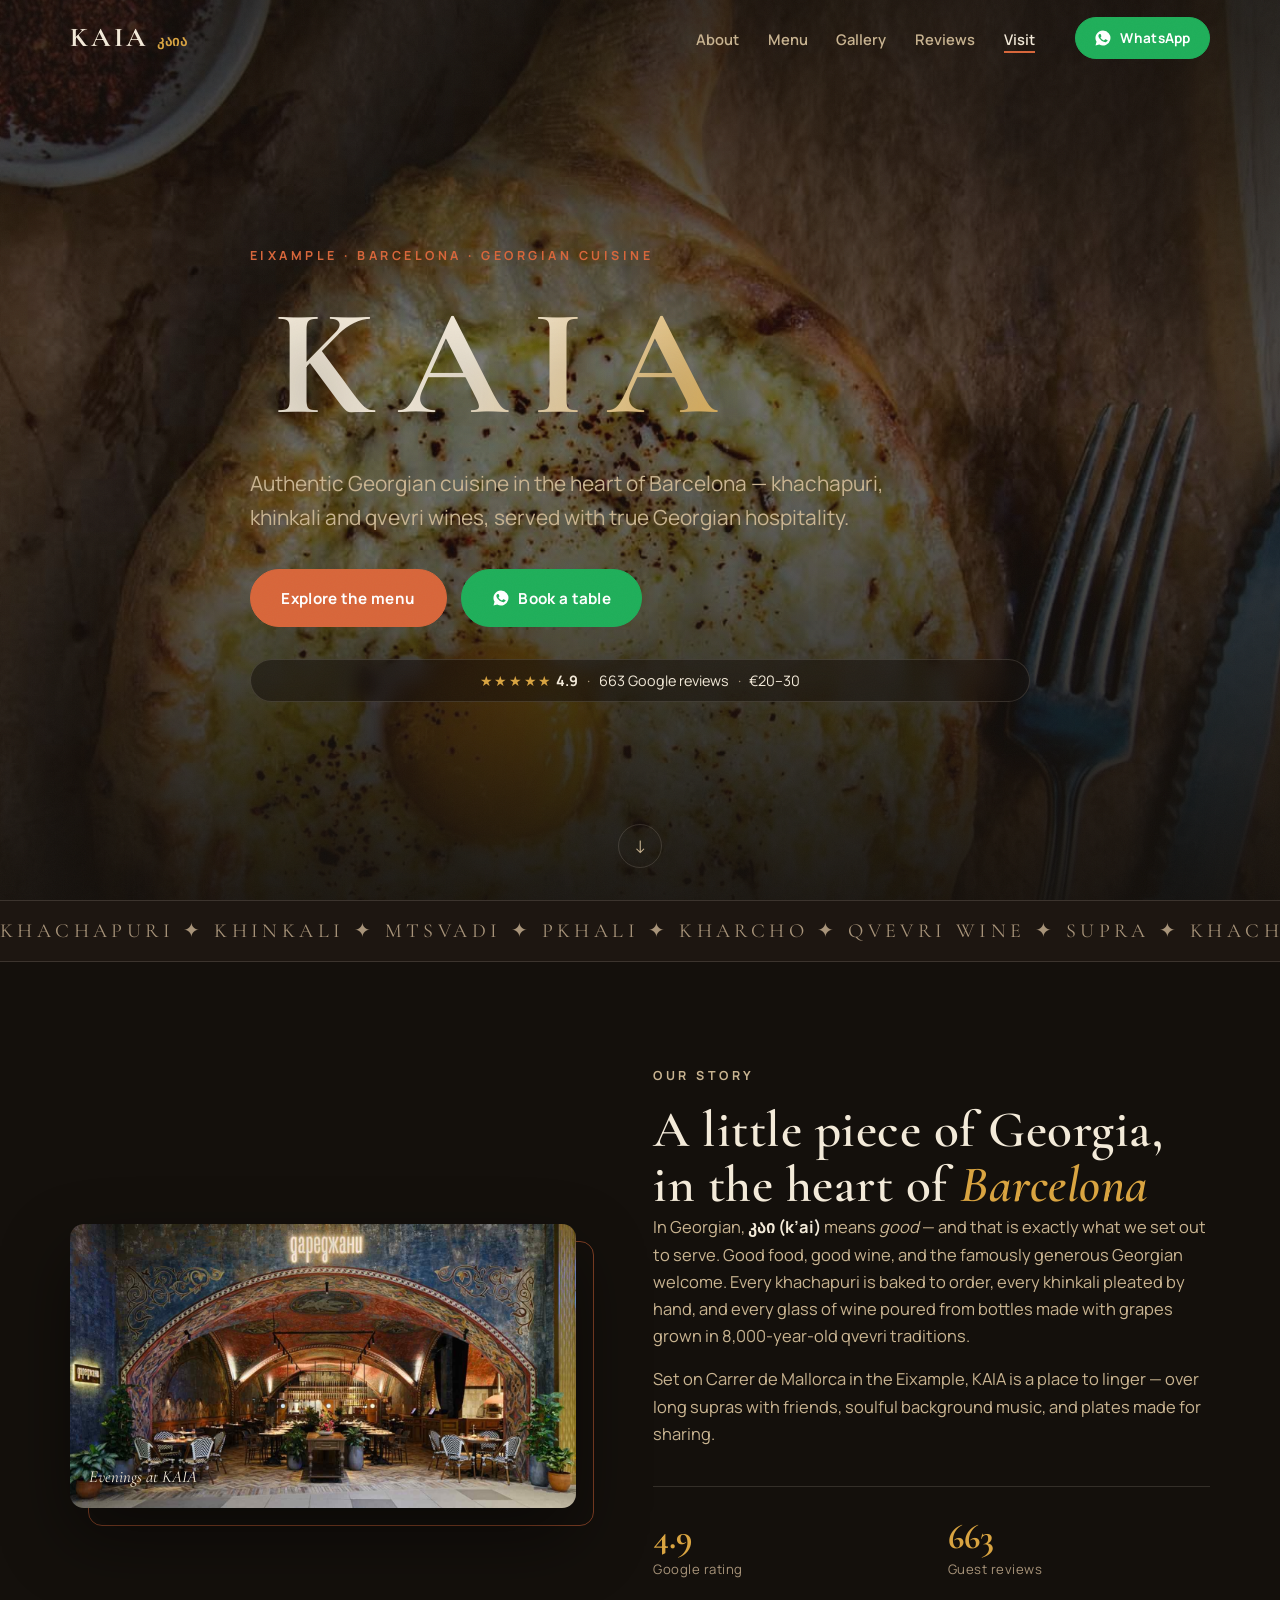
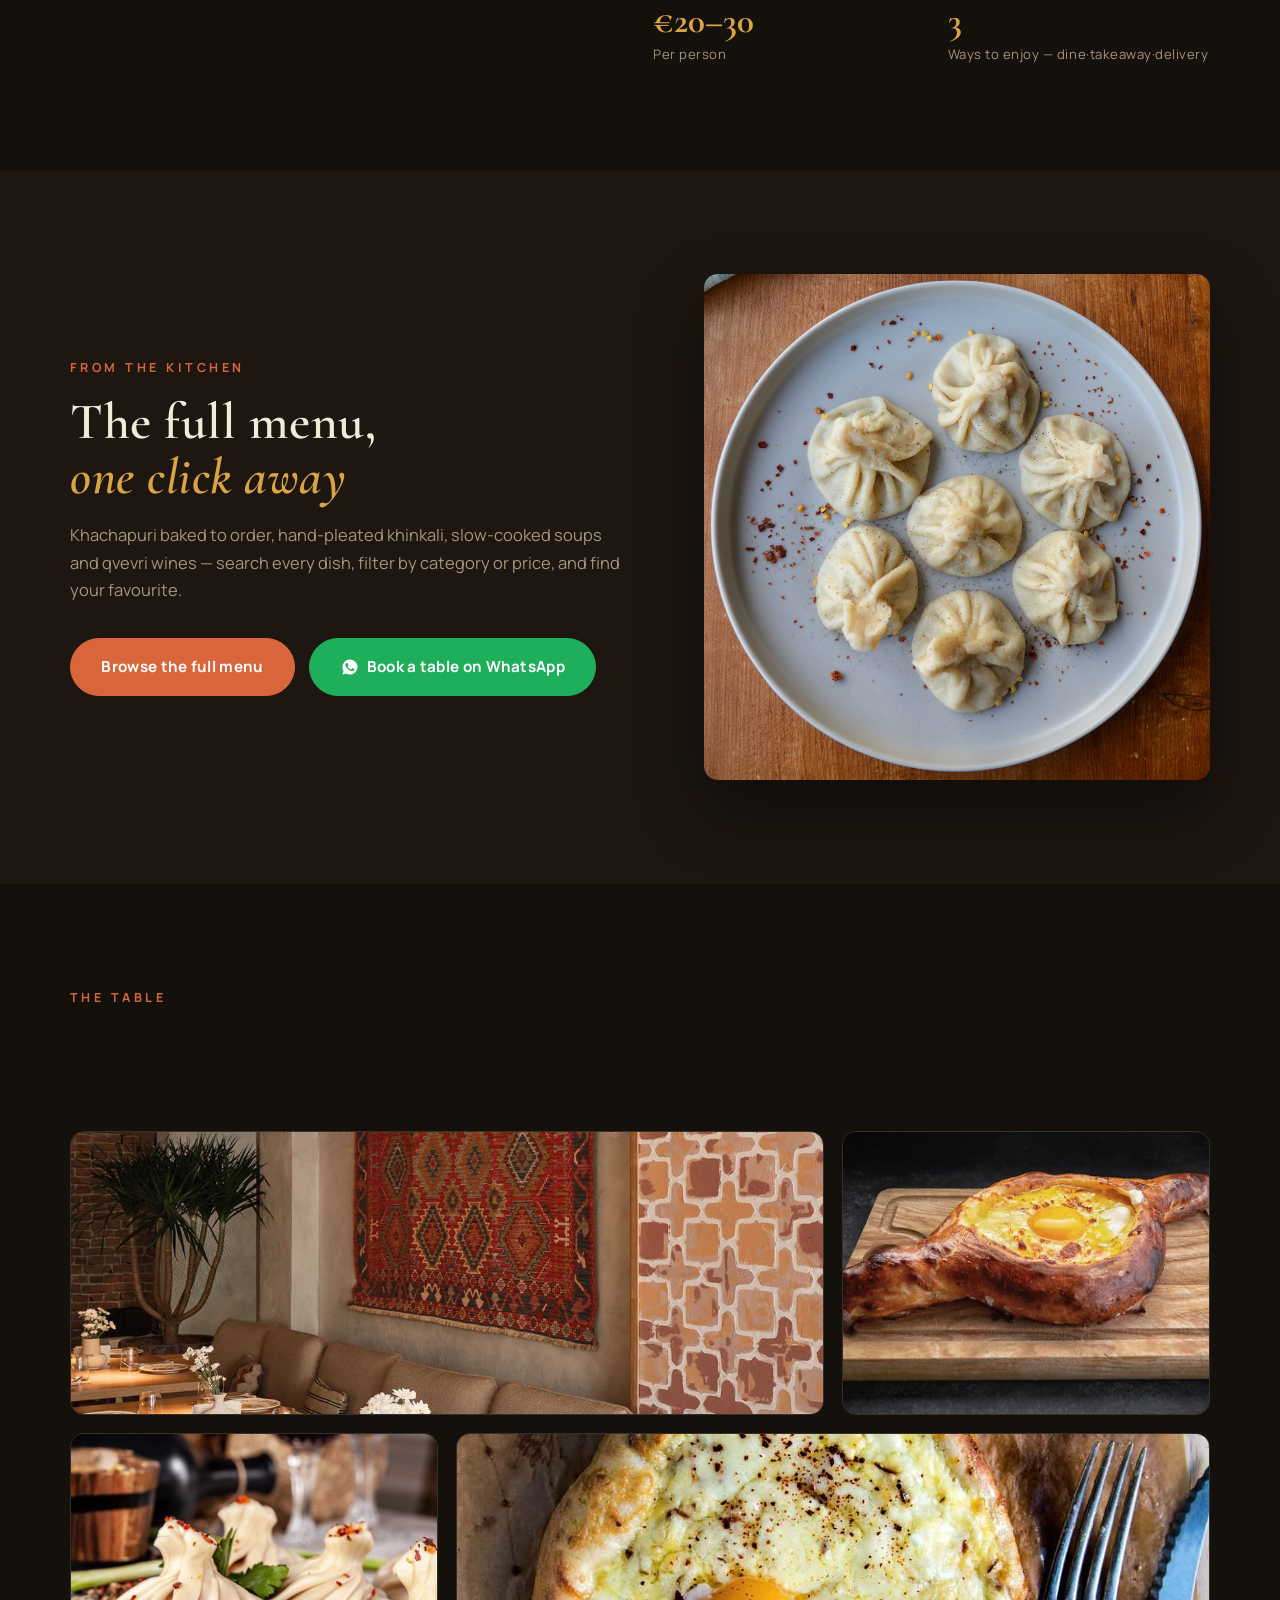
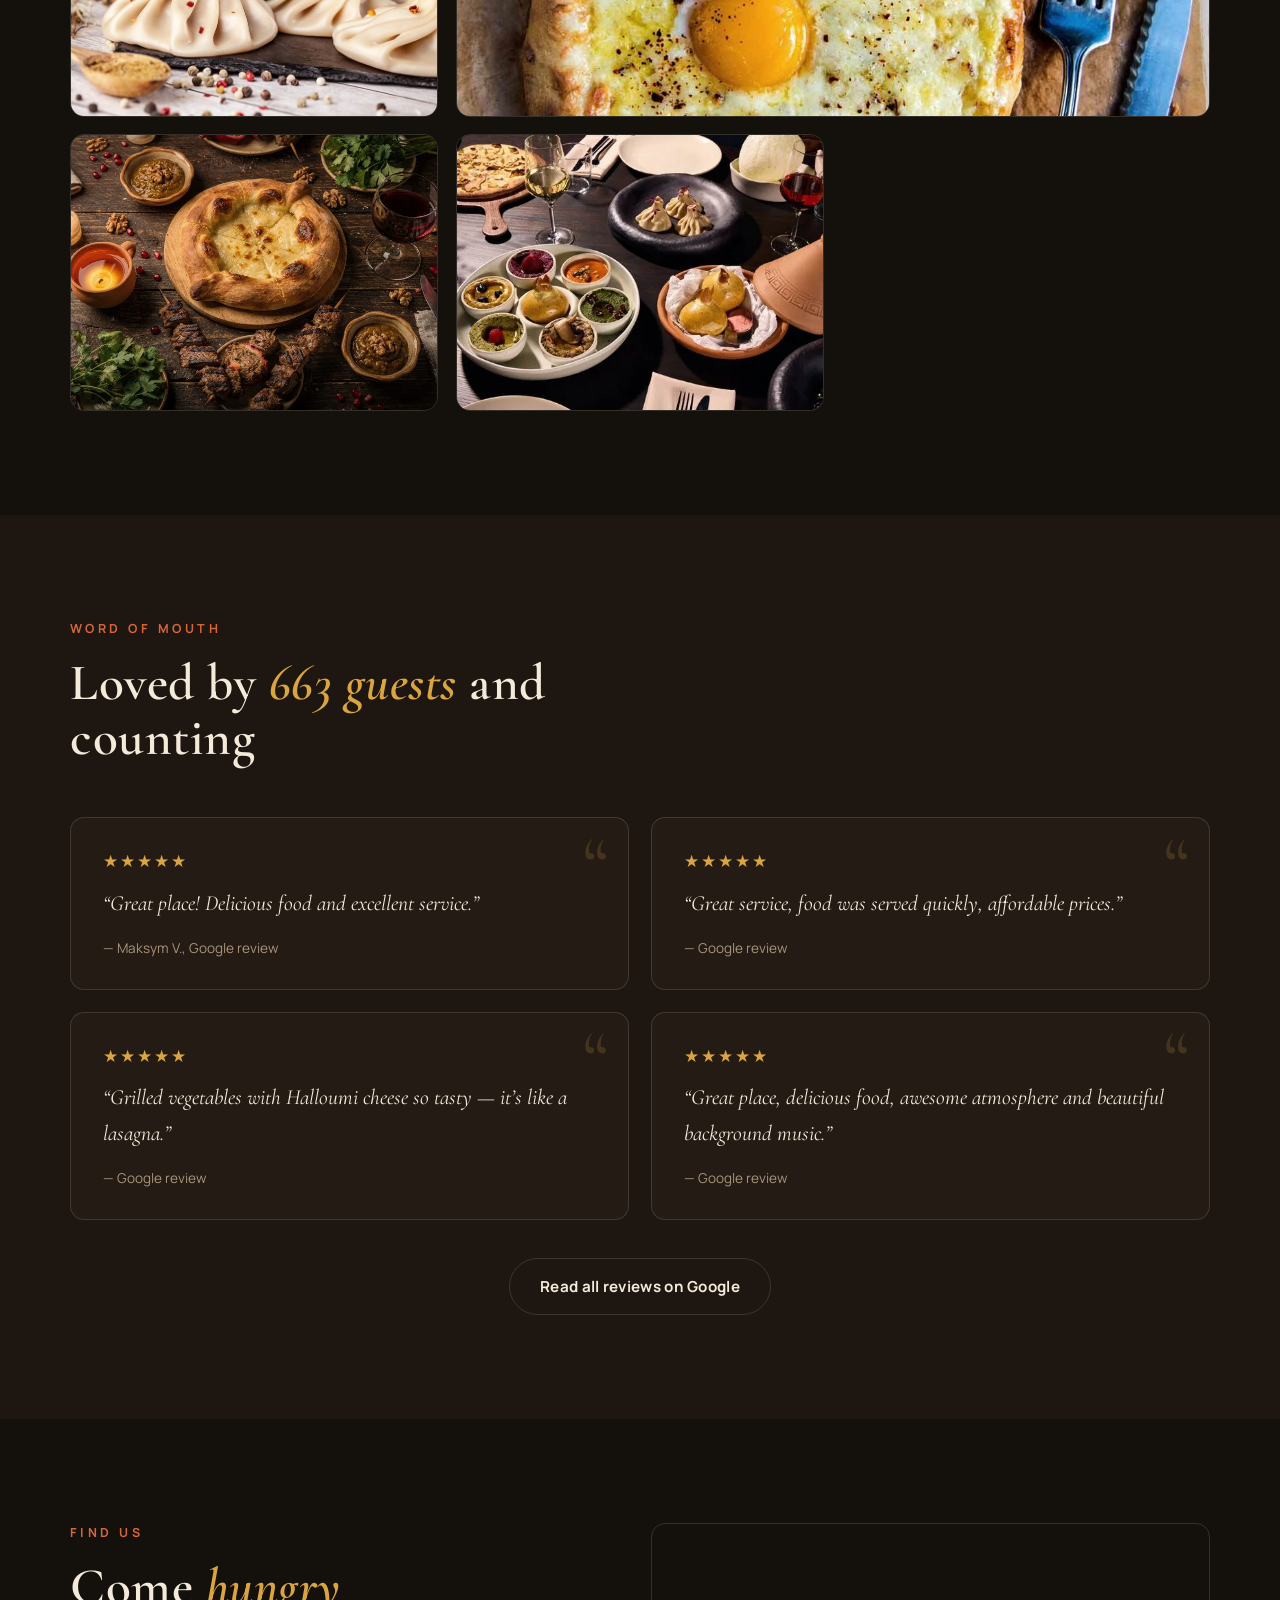
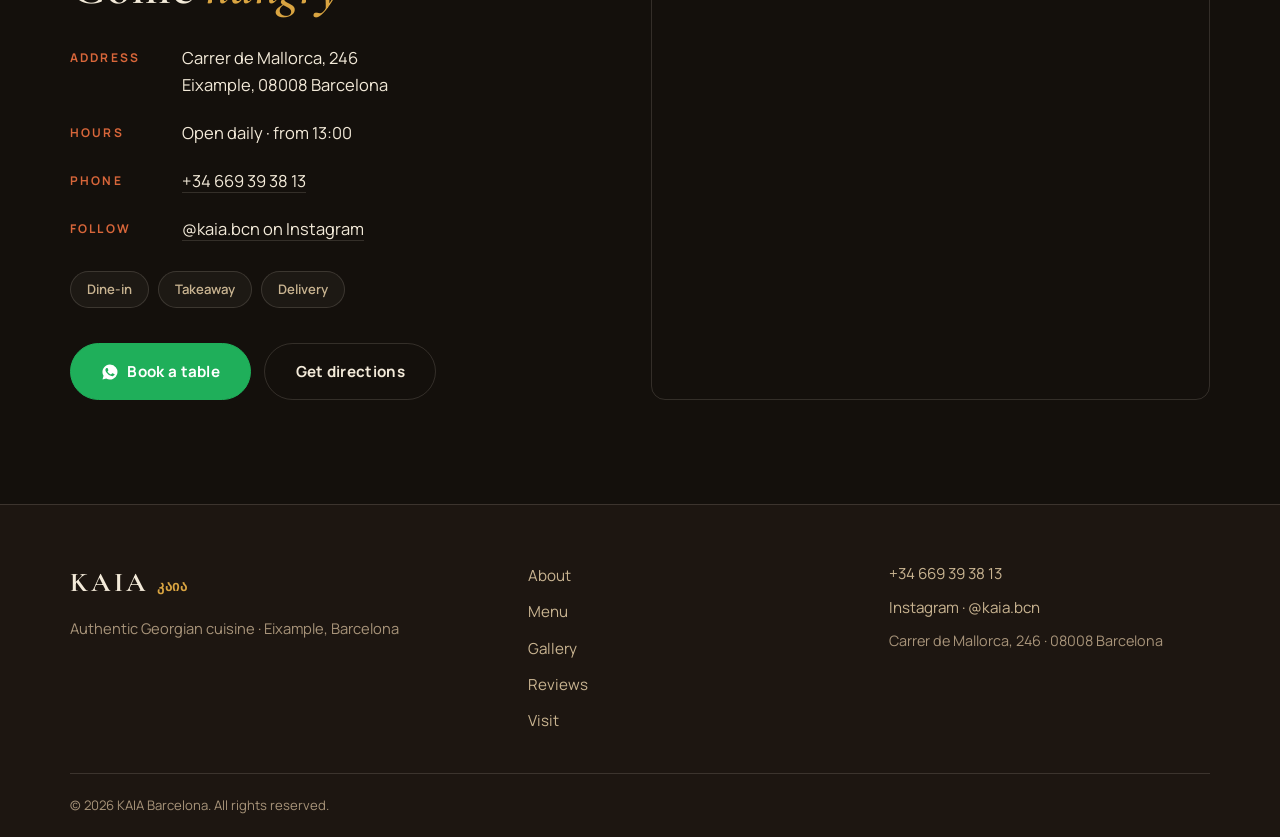
<file: index.html>
<!DOCTYPE html>
<html lang="en">
<head>
  <meta charset="UTF-8" />
  <meta name="viewport" content="width=device-width, initial-scale=1.0" />
  <title>KAIA · Authentic Georgian Restaurant — Barcelona</title>
  <meta name="description" content="KAIA — authentic Georgian cuisine in the heart of Barcelona's Eixample. Khachapuri, khinkali, grilled specialities and qvevri wines. Rated 4.9 on Google. Carrer de Mallorca 246." />
  <meta property="og:title" content="KAIA · Authentic Georgian Restaurant — Barcelona" />
  <meta property="og:description" content="Khachapuri, khinkali and qvevri wines in the heart of Eixample. Rated 4.9 by 660+ guests." />
  <meta property="og:image" content="hero.jpg" />
  <link rel="icon" href="data:image/svg+xml,<svg xmlns='http://www.w3.org/2000/svg' viewBox='0 0 100 100'><text y='.9em' font-size='90'>&#127863;</text></svg>" />
  <link rel="preconnect" href="https://fonts.googleapis.com" />
  <link rel="preconnect" href="https://fonts.gstatic.com" crossorigin />
  <link href="https://fonts.googleapis.com/css2?family=Cormorant+Garamond:ital,wght@0,500;0,600;0,700;1,500&family=Manrope:wght@400;500;600;700;800&display=swap" rel="stylesheet" />
  <link rel="stylesheet" href="style.css" />
</head>
<body>
  <div class="grain" aria-hidden="true"></div>

  <!-- ============ HEADER ============ -->
  <header class="site-header" id="top">
    <nav class="nav container">
      <a class="brand" href="#top">KAIA<span class="brand-geo">&#4313;&#4304;&#4312;&#4304;</span></a>
      <button class="nav-toggle" aria-label="Open menu" aria-expanded="false">
        <span></span><span></span><span></span>
      </button>
      <ul class="nav-links">
        <li><a href="#about">About</a></li>
        <li><a href="menu.html">Menu</a></li>
        <li><a href="#gallery">Gallery</a></li>
        <li><a href="#reviews">Reviews</a></li>
        <li><a href="#visit">Visit</a></li>
      </ul>
      <a class="btn btn-small btn-wa nav-cta" href="https://wa.me/34669393813?text=Hello%20KAIA!%20I%27d%20like%20to%20book%20a%20table." target="_blank" rel="noopener"><svg viewBox="0 0 24 24" fill="currentColor" aria-hidden="true"><path d="M12 2a10 10 0 0 0-8.6 15.1L2 22l5-1.3A10 10 0 1 0 12 2zm5.5 14.1c-.2.7-1.3 1.3-1.9 1.4-.5.1-1.1.1-1.8-.1-.4-.1-1-.3-1.7-.6-2.9-1.3-4.8-4.2-5-4.4-.1-.2-1.2-1.6-1.2-3s.8-2.1 1-2.4c.3-.3.6-.4.8-.4h.6c.2 0 .4 0 .6.5l.9 2.1c.1.2.1.4 0 .6l-.4.6-.5.5c-.2.2-.3.4-.1.7.2.3.8 1.3 1.7 2.1 1.2 1.1 2.2 1.4 2.5 1.5.3.1.5.1.7-.1l1-1.2c.2-.3.4-.2.7-.1l2.1 1c.3.2.5.3.6.4.1.2.1.7-.1 1.1z"/></svg><span>WhatsApp</span></a>
    </nav>
  </header>

  <main>
    <!-- ============ HERO ============ -->
    <section class="hero">
      <div class="hero-bg" role="img" aria-label="Adjaruli khachapuri — Georgian cheese bread with egg and butter"></div>
      <div class="hero-scrim" aria-hidden="true"></div>
      <div class="hero-inner container">
        <p class="eyebrow reveal">Eixample &middot; Barcelona &middot; Georgian cuisine</p>
        <h1 class="hero-title reveal">KAIA</h1>
        <p class="hero-sub reveal">Authentic Georgian cuisine in the heart of Barcelona &mdash;
          khachapuri, khinkali and qvevri wines, served with true Georgian hospitality.</p>
        <div class="hero-cta reveal">
          <a class="btn" href="menu.html">Explore the menu</a>
          <a class="btn btn-wa" href="https://wa.me/34669393813?text=Hello%20KAIA!%20I%27d%20like%20to%20book%20a%20table." target="_blank" rel="noopener"><svg viewBox="0 0 24 24" fill="currentColor" aria-hidden="true"><path d="M12 2a10 10 0 0 0-8.6 15.1L2 22l5-1.3A10 10 0 1 0 12 2zm5.5 14.1c-.2.7-1.3 1.3-1.9 1.4-.5.1-1.1.1-1.8-.1-.4-.1-1-.3-1.7-.6-2.9-1.3-4.8-4.2-5-4.4-.1-.2-1.2-1.6-1.2-3s.8-2.1 1-2.4c.3-.3.6-.4.8-.4h.6c.2 0 .4 0 .6.5l.9 2.1c.1.2.1.4 0 .6l-.4.6-.5.5c-.2.2-.3.4-.1.7.2.3.8 1.3 1.7 2.1 1.2 1.1 2.2 1.4 2.5 1.5.3.1.5.1.7-.1l1-1.2c.2-.3.4-.2.7-.1l2.1 1c.3.2.5.3.6.4.1.2.1.7-.1 1.1z"/></svg><span>Book a table</span></a>
        </div>
        <div class="rating-pill reveal">
          <span class="rp-seg"><span class="stars" aria-hidden="true">&#9733;&#9733;&#9733;&#9733;&#9733;</span> <strong>4.9</strong></span>
          <span class="rp-sep" aria-hidden="true">&middot;</span>
          <span class="rp-seg">663 Google reviews</span>
          <span class="rp-sep" aria-hidden="true">&middot;</span>
          <span class="rp-seg">&#8364;20&ndash;30</span>
        </div>
      </div>
      <a class="scroll-hint" href="#about" aria-label="Scroll to about section">&#8595;</a>
    </section>

    <!-- ============ MARQUEE ============ -->
    <div class="marquee" aria-hidden="true">
      <div class="marquee-track">
        <span>Khachapuri &#10022; Khinkali &#10022; Mtsvadi &#10022; Pkhali &#10022; Kharcho &#10022; Qvevri Wine &#10022; Supra &#10022;&nbsp;</span>
        <span>Khachapuri &#10022; Khinkali &#10022; Mtsvadi &#10022; Pkhali &#10022; Kharcho &#10022; Qvevri Wine &#10022; Supra &#10022;&nbsp;</span>
      </div>
    </div>

    <!-- ============ ABOUT ============ -->
    <section class="section" id="about">
      <div class="container about-grid">
        <figure class="about-media reveal">
          <img src="about.jpg" alt="Warm, ornate Georgian restaurant interior with arched ceilings" loading="lazy" />
          <figcaption>Evenings at KAIA</figcaption>
        </figure>
        <div class="about-text">
          <p class="eyebrow reveal">Our story</p>
          <h2 class="reveal">A little piece of Georgia,<br />in the heart of <em>Barcelona</em></h2>
          <p class="reveal">In Georgian, <strong>&#4313;&#4304;&#4312; (k&rsquo;ai)</strong> means <em>good</em> &mdash; and that is exactly
            what we set out to serve. Good food, good wine, and the famously generous Georgian
            welcome. Every khachapuri is baked to order, every khinkali pleated by hand, and every
            glass of wine poured from bottles made with grapes grown in 8,000-year-old qvevri
            traditions.</p>
          <p class="reveal">Set on Carrer de Mallorca in the Eixample, KAIA is a place to linger &mdash; over long
            supras with friends, soulful background music, and plates made for sharing.</p>
          <div class="stats reveal">
            <div class="stat"><span class="stat-num">4.9</span><span class="stat-label">Google rating</span></div>
            <div class="stat"><span class="stat-num">663</span><span class="stat-label">Guest reviews</span></div>
            <div class="stat"><span class="stat-num">&#8364;20&ndash;30</span><span class="stat-label">Per person</span></div>
            <div class="stat"><span class="stat-num">3</span><span class="stat-label">Ways to enjoy &mdash; dine&middot;takeaway&middot;delivery</span></div>
          </div>
        </div>
      </div>
    </section>

    <!-- ============ MENU TEASER ============ -->
    <section class="section section-alt" id="menu">
      <div class="container teaser-grid">
        <div class="teaser-text">
          <p class="eyebrow reveal">From the kitchen</p>
          <h2 class="reveal">The full menu,<br /><em>one click away</em></h2>
          <p class="section-lead reveal">Khachapuri baked to order, hand-pleated khinkali, slow-cooked
            soups and qvevri wines &mdash; search every dish, filter by category or price, and find
            your favourite.</p>
          <div class="hero-cta reveal">
            <a class="btn" href="menu.html">Browse the full menu</a>
            <a class="btn btn-wa" href="https://wa.me/34669393813?text=Hello%20KAIA!%20I%27d%20like%20to%20book%20a%20table." target="_blank" rel="noopener"><svg viewBox="0 0 24 24" fill="currentColor" aria-hidden="true"><path d="M12 2a10 10 0 0 0-8.6 15.1L2 22l5-1.3A10 10 0 1 0 12 2zm5.5 14.1c-.2.7-1.3 1.3-1.9 1.4-.5.1-1.1.1-1.8-.1-.4-.1-1-.3-1.7-.6-2.9-1.3-4.8-4.2-5-4.4-.1-.2-1.2-1.6-1.2-3s.8-2.1 1-2.4c.3-.3.6-.4.8-.4h.6c.2 0 .4 0 .6.5l.9 2.1c.1.2.1.4 0 .6l-.4.6-.5.5c-.2.2-.3.4-.1.7.2.3.8 1.3 1.7 2.1 1.2 1.1 2.2 1.4 2.5 1.5.3.1.5.1.7-.1l1-1.2c.2-.3.4-.2.7-.1l2.1 1c.3.2.5.3.6.4.1.2.1.7-.1 1.1z"/></svg><span>Book a table on WhatsApp</span></a>
          </div>
        </div>
        <figure class="teaser-media reveal">
          <img src="dish-khinkali.jpg" alt="Hand-pleated khinkali dumplings" loading="lazy" />
        </figure>
      </div>
    </section>

    <!-- ============ GALLERY ============ -->
    <section class="section" id="gallery">
      <div class="container">
        <div class="section-head">
          <p class="eyebrow reveal">The table</p>
          <h2 class="reveal">A feast for the <em>eyes</em> first</h2>
        </div>
        <div class="gallery-grid">
          <figure class="g-item g-wide reveal"><img src="gallery-1.jpg" alt="Warm modern restaurant dining room" loading="lazy" /></figure>
          <figure class="g-item reveal"><img src="gallery-2.jpg" alt="Adjaruli khachapuri on a wooden board" loading="lazy" /></figure>
          <figure class="g-item reveal"><img src="gallery-3.jpg" alt="Khinkali dumplings with spices" loading="lazy" /></figure>
          <figure class="g-item g-wide reveal"><img src="gallery-4.jpg" alt="Georgian cheese bread with egg yolk" loading="lazy" /></figure>
          <figure class="g-item reveal"><img src="dish-grill.jpg" alt="Georgian spread with wine and skewers" loading="lazy" /></figure>
          <figure class="g-item reveal"><img src="dish-pkhali.jpg" alt="Georgian sharing plates on a dark table" loading="lazy" /></figure>
        </div>
      </div>
    </section>

    <!-- ============ REVIEWS ============ -->
    <section class="section section-alt" id="reviews">
      <div class="container">
        <div class="section-head">
          <p class="eyebrow reveal">Word of mouth</p>
          <h2 class="reveal">Loved by <em>663 guests</em> and counting</h2>
        </div>
        <div class="review-grid">
          <blockquote class="review-card reveal">
            <div class="stars" aria-label="5 out of 5 stars">&#9733;&#9733;&#9733;&#9733;&#9733;</div>
            <p>&ldquo;Great place! Delicious food and excellent service.&rdquo;</p>
            <footer>&mdash; Maksym V., Google review</footer>
          </blockquote>
          <blockquote class="review-card reveal">
            <div class="stars" aria-label="5 out of 5 stars">&#9733;&#9733;&#9733;&#9733;&#9733;</div>
            <p>&ldquo;Great service, food was served quickly, affordable prices.&rdquo;</p>
            <footer>&mdash; Google review</footer>
          </blockquote>
          <blockquote class="review-card reveal">
            <div class="stars" aria-label="5 out of 5 stars">&#9733;&#9733;&#9733;&#9733;&#9733;</div>
            <p>&ldquo;Grilled vegetables with Halloumi cheese so tasty &mdash; it&rsquo;s like a lasagna.&rdquo;</p>
            <footer>&mdash; Google review</footer>
          </blockquote>
          <blockquote class="review-card reveal">
            <div class="stars" aria-label="5 out of 5 stars">&#9733;&#9733;&#9733;&#9733;&#9733;</div>
            <p>&ldquo;Great place, delicious food, awesome atmosphere and beautiful background music.&rdquo;</p>
            <footer>&mdash; Google review</footer>
          </blockquote>
        </div>
        <div class="reviews-cta reveal">
          <a class="btn btn-ghost" href="https://www.google.com/maps/search/KAIA+Carrer+de+Mallorca+246+Barcelona" target="_blank" rel="noopener">Read all reviews on Google</a>
        </div>
      </div>
    </section>

    <!-- ============ VISIT ============ -->
    <section class="section" id="visit">
      <div class="container visit-grid">
        <div class="visit-info">
          <p class="eyebrow reveal">Find us</p>
          <h2 class="reveal">Come <em>hungry</em></h2>
          <ul class="info-list reveal">
            <li>
              <span class="info-label">Address</span>
              <span>Carrer de Mallorca, 246<br />Eixample, 08008 Barcelona</span>
            </li>
            <li>
              <span class="info-label">Hours</span>
              <span>Open daily &middot; from 13:00</span>
            </li>
            <li>
              <span class="info-label">Phone</span>
              <span><a href="tel:+34669393813">+34 669 39 38 13</a></span>
            </li>
            <li>
              <span class="info-label">Follow</span>
              <span><a href="https://instagram.com/kaia.bcn" target="_blank" rel="noopener">@kaia.bcn on Instagram</a></span>
            </li>
          </ul>
          <div class="chips reveal">
            <span class="chip">Dine-in</span>
            <span class="chip">Takeaway</span>
            <span class="chip">Delivery</span>
          </div>
          <div class="visit-cta reveal">
            <a class="btn btn-wa" href="https://wa.me/34669393813?text=Hello%20KAIA!%20I%27d%20like%20to%20book%20a%20table." target="_blank" rel="noopener"><svg viewBox="0 0 24 24" fill="currentColor" aria-hidden="true"><path d="M12 2a10 10 0 0 0-8.6 15.1L2 22l5-1.3A10 10 0 1 0 12 2zm5.5 14.1c-.2.7-1.3 1.3-1.9 1.4-.5.1-1.1.1-1.8-.1-.4-.1-1-.3-1.7-.6-2.9-1.3-4.8-4.2-5-4.4-.1-.2-1.2-1.6-1.2-3s.8-2.1 1-2.4c.3-.3.6-.4.8-.4h.6c.2 0 .4 0 .6.5l.9 2.1c.1.2.1.4 0 .6l-.4.6-.5.5c-.2.2-.3.4-.1.7.2.3.8 1.3 1.7 2.1 1.2 1.1 2.2 1.4 2.5 1.5.3.1.5.1.7-.1l1-1.2c.2-.3.4-.2.7-.1l2.1 1c.3.2.5.3.6.4.1.2.1.7-.1 1.1z"/></svg><span>Book a table</span></a>
            <a class="btn btn-ghost" href="https://www.google.com/maps/dir/?api=1&destination=Carrer+de+Mallorca+246,+08008+Barcelona" target="_blank" rel="noopener">Get directions</a>
          </div>
        </div>
        <div class="visit-map reveal">
          <iframe
            title="Map — KAIA, Carrer de Mallorca 246, Barcelona"
            src="https://maps.google.com/maps?q=Carrer%20de%20Mallorca%20246%2C%2008008%20Barcelona&t=&z=16&ie=UTF8&iwloc=&output=embed"
            loading="lazy" referrerpolicy="no-referrer-when-downgrade" allowfullscreen></iframe>
        </div>
      </div>
    </section>
  </main>

  <!-- ============ FOOTER ============ -->
  <footer class="site-footer">
    <div class="container footer-grid">
      <div>
        <a class="brand" href="#top">KAIA<span class="brand-geo">&#4313;&#4304;&#4312;&#4304;</span></a>
        <p class="footer-tag">Authentic Georgian cuisine &middot; Eixample, Barcelona</p>
      </div>
      <ul class="footer-links">
        <li><a href="#about">About</a></li>
        <li><a href="menu.html">Menu</a></li>
        <li><a href="#gallery">Gallery</a></li>
        <li><a href="#reviews">Reviews</a></li>
        <li><a href="#visit">Visit</a></li>
      </ul>
      <div class="footer-contact">
        <a href="tel:+34669393813">+34 669 39 38 13</a>
        <a href="https://instagram.com/kaia.bcn" target="_blank" rel="noopener">Instagram &middot; @kaia.bcn</a>
        <p>Carrer de Mallorca, 246 &middot; 08008 Barcelona</p>
      </div>
    </div>
    <div class="container footer-bottom">
      <p>&copy; <span id="year"></span> KAIA Barcelona. All rights reserved.</p>
    </div>
  </footer>

  <script src="main.js"></script>
</body>
</html>
</file>
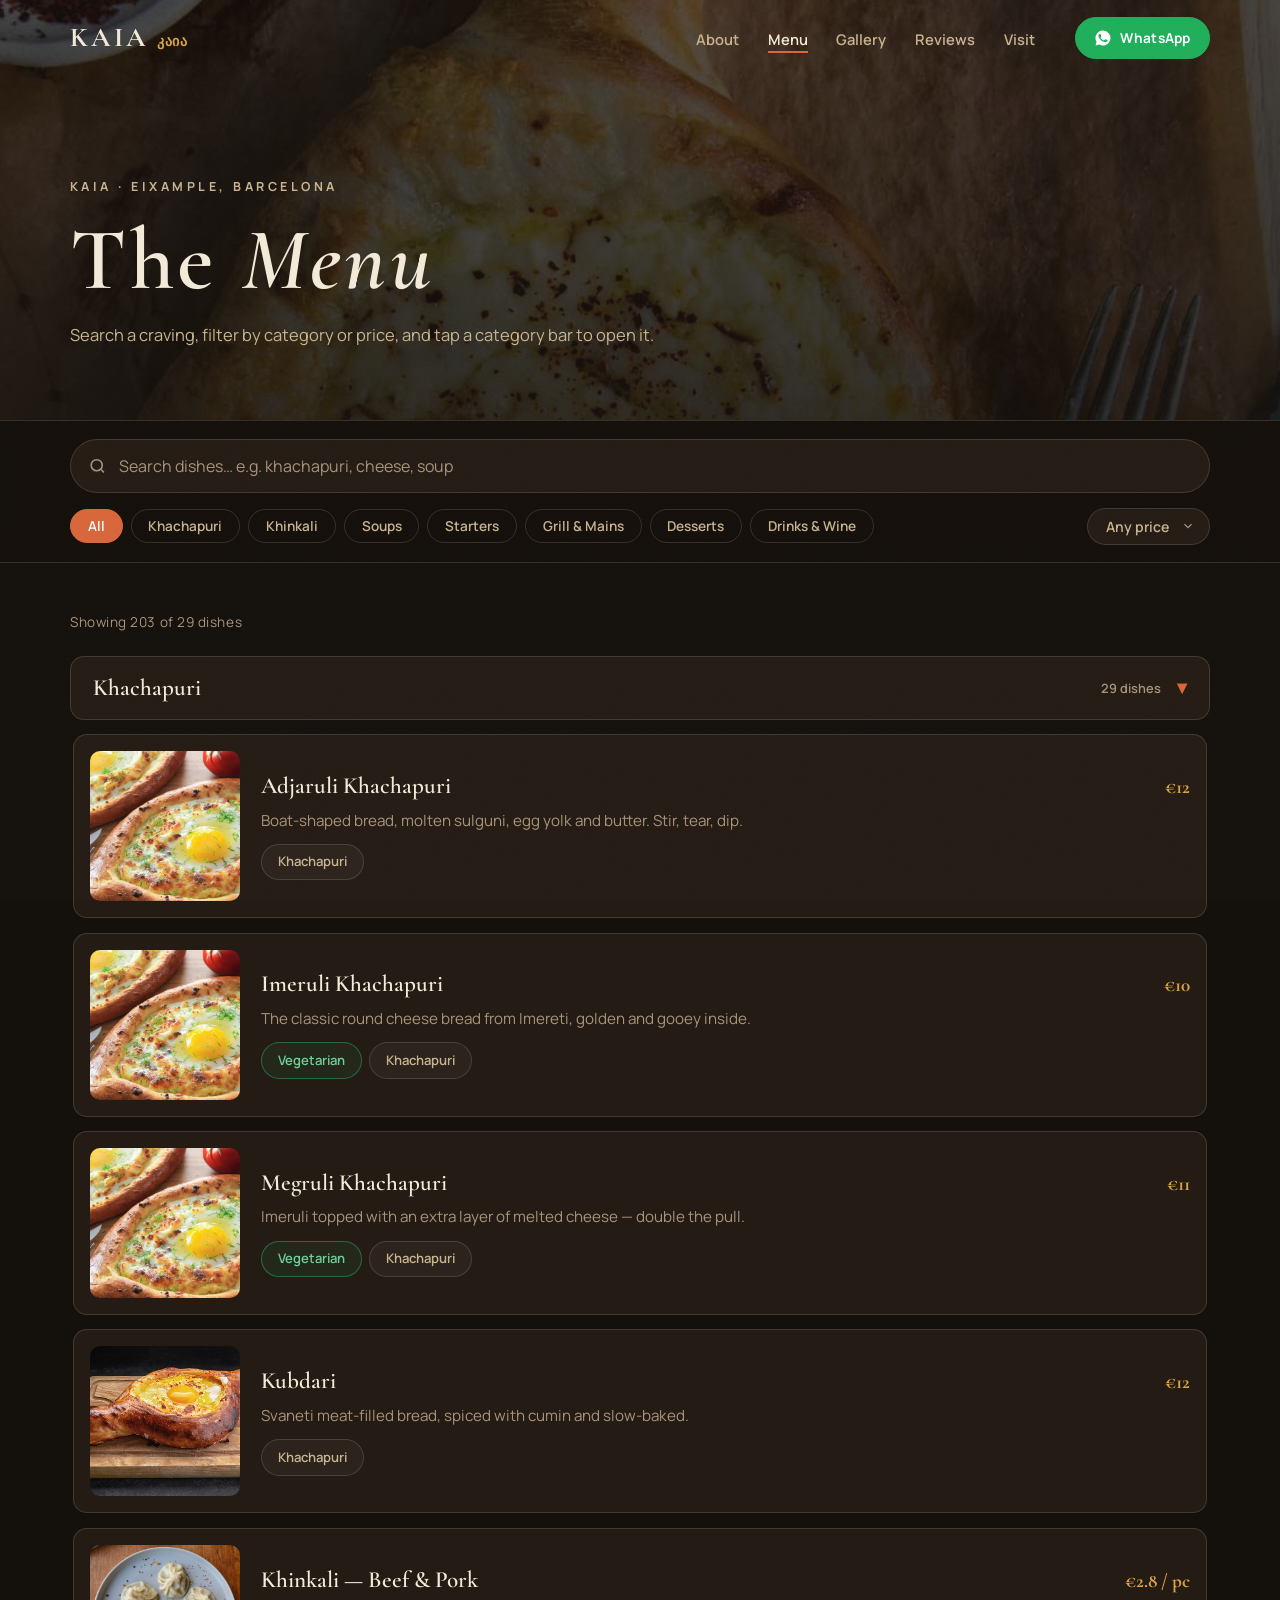
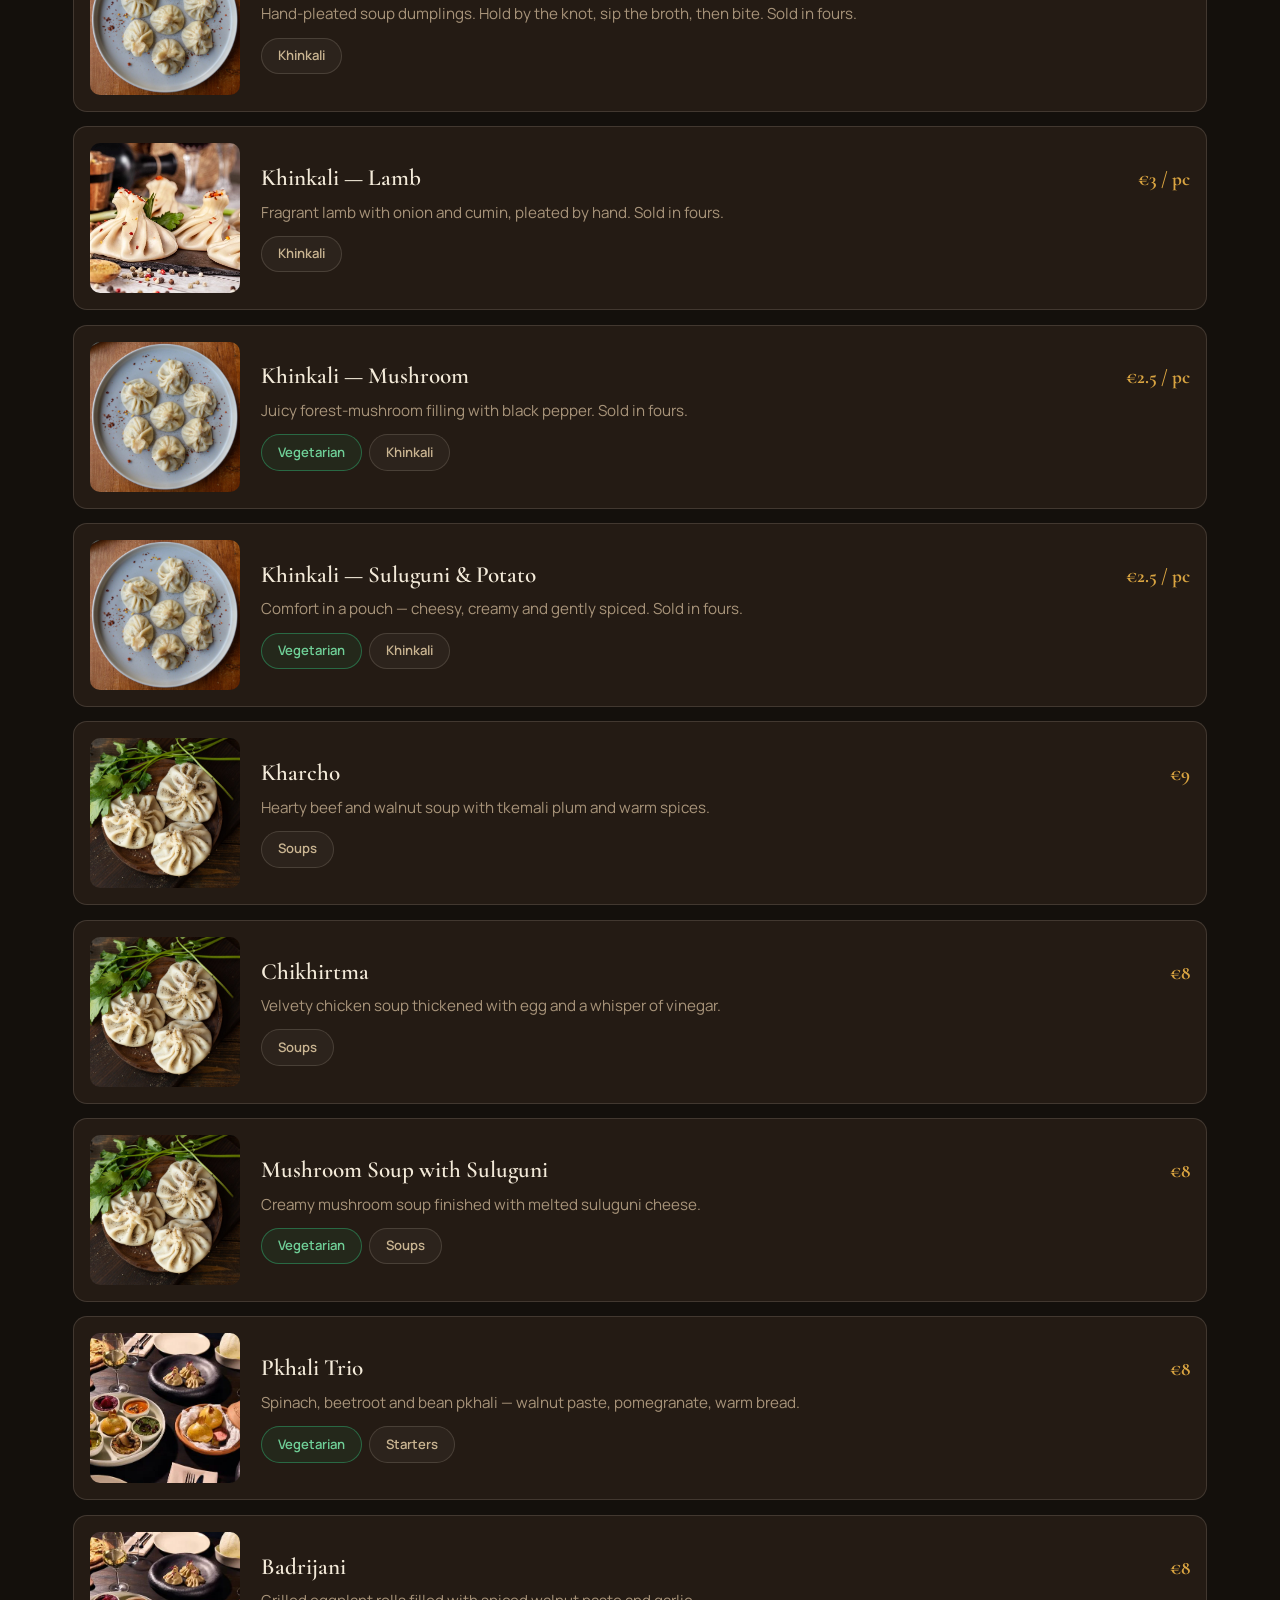
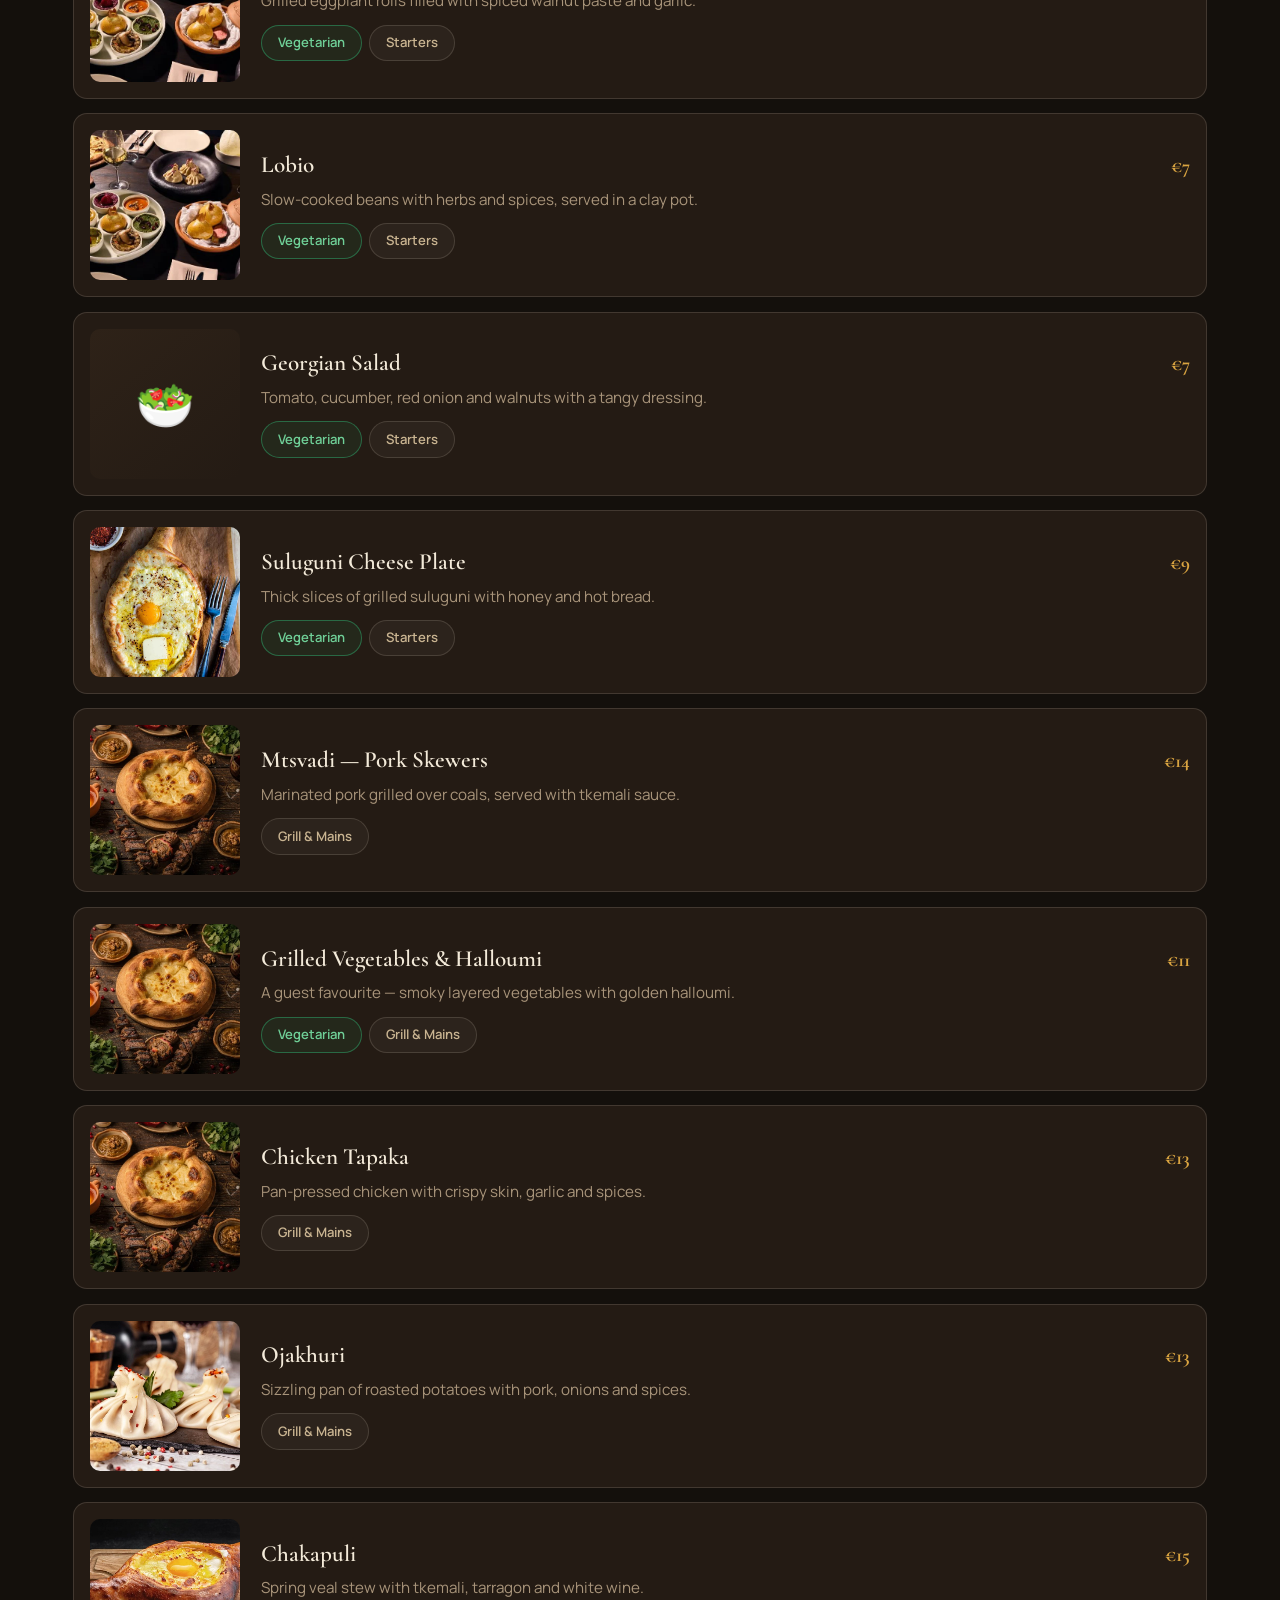
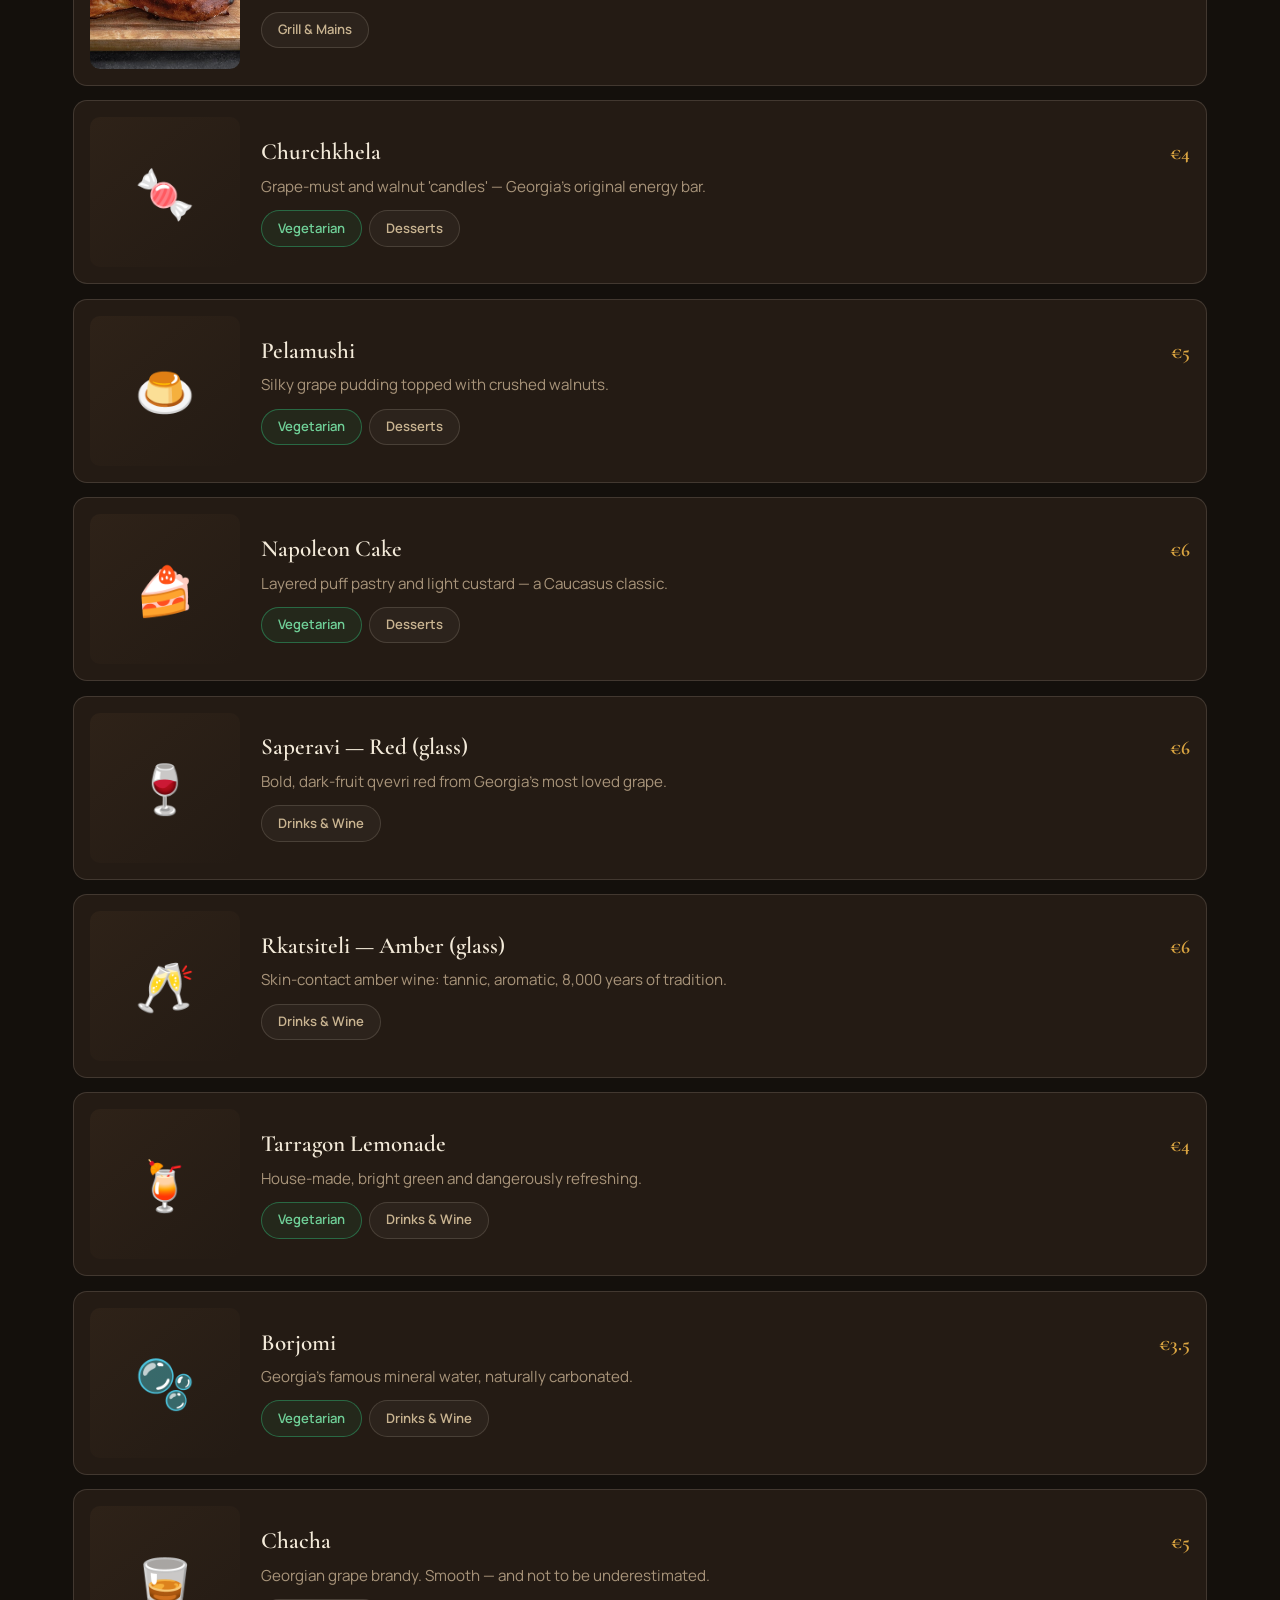
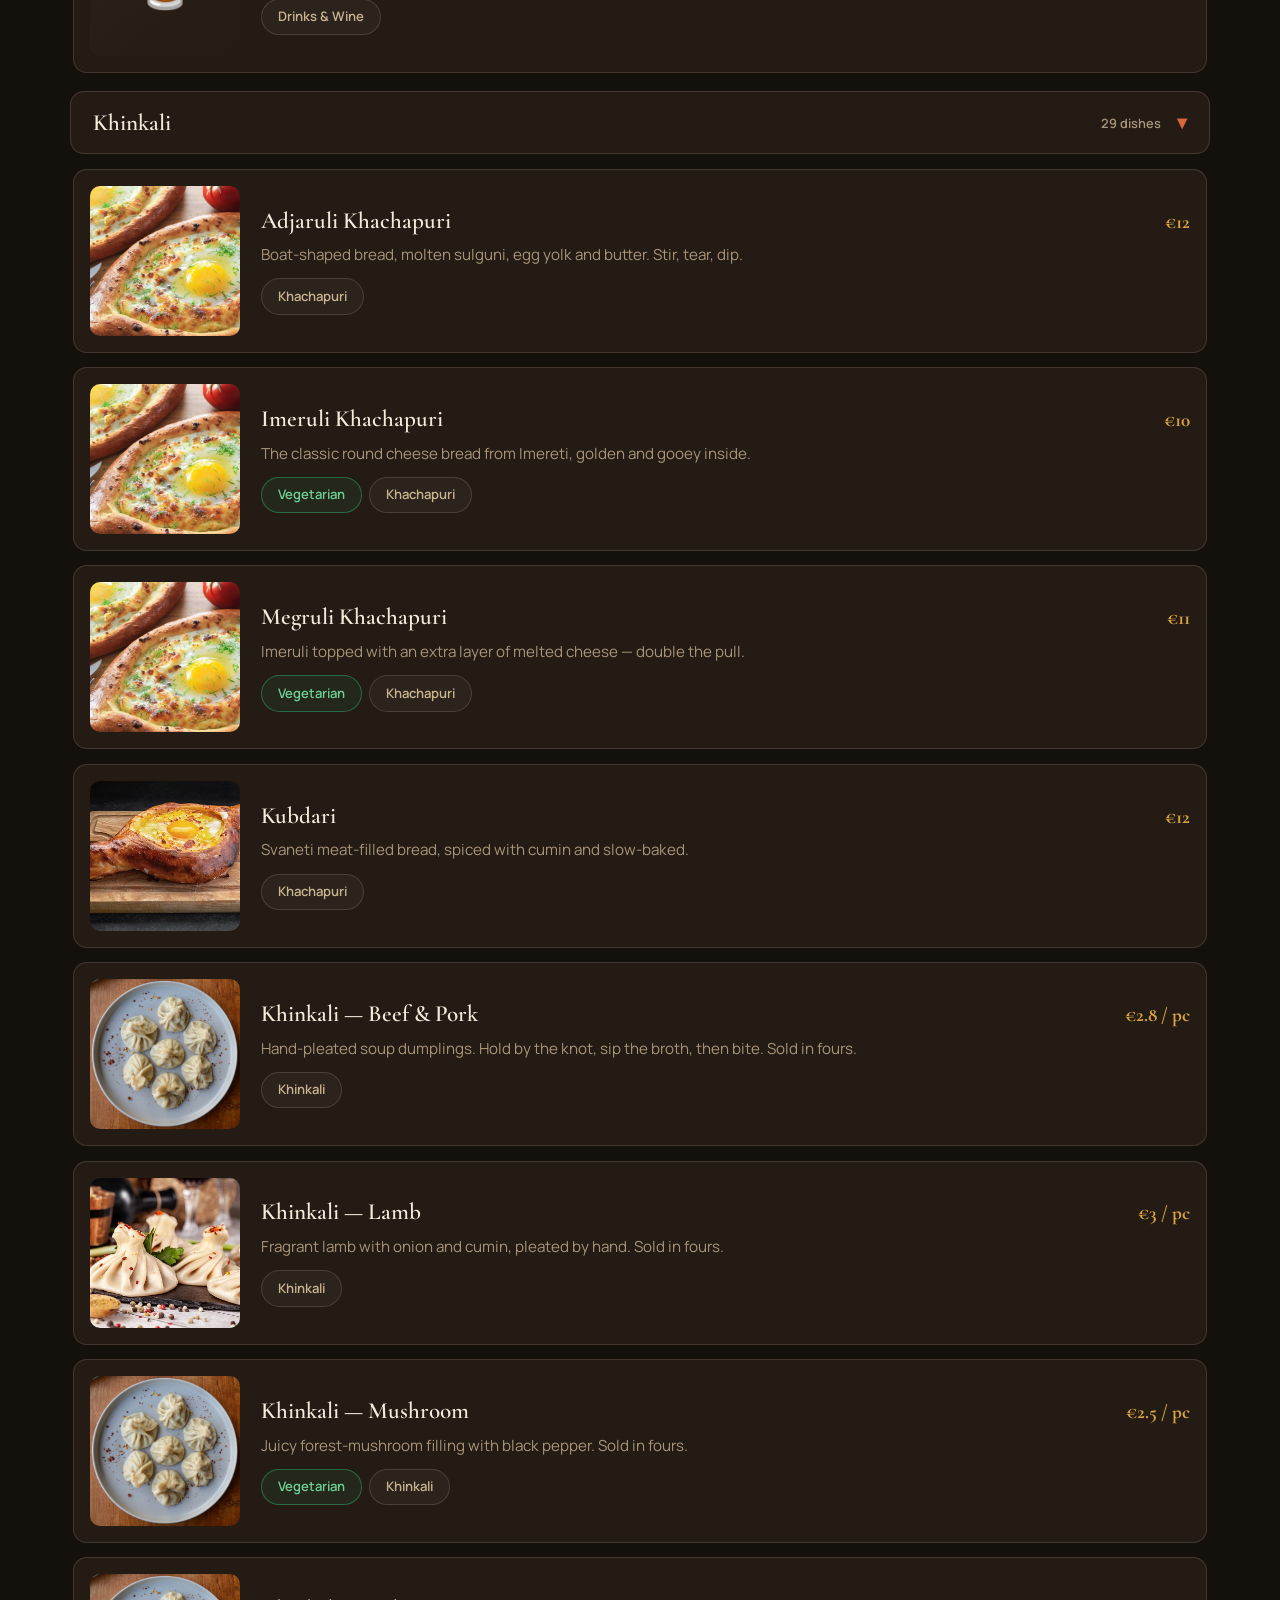
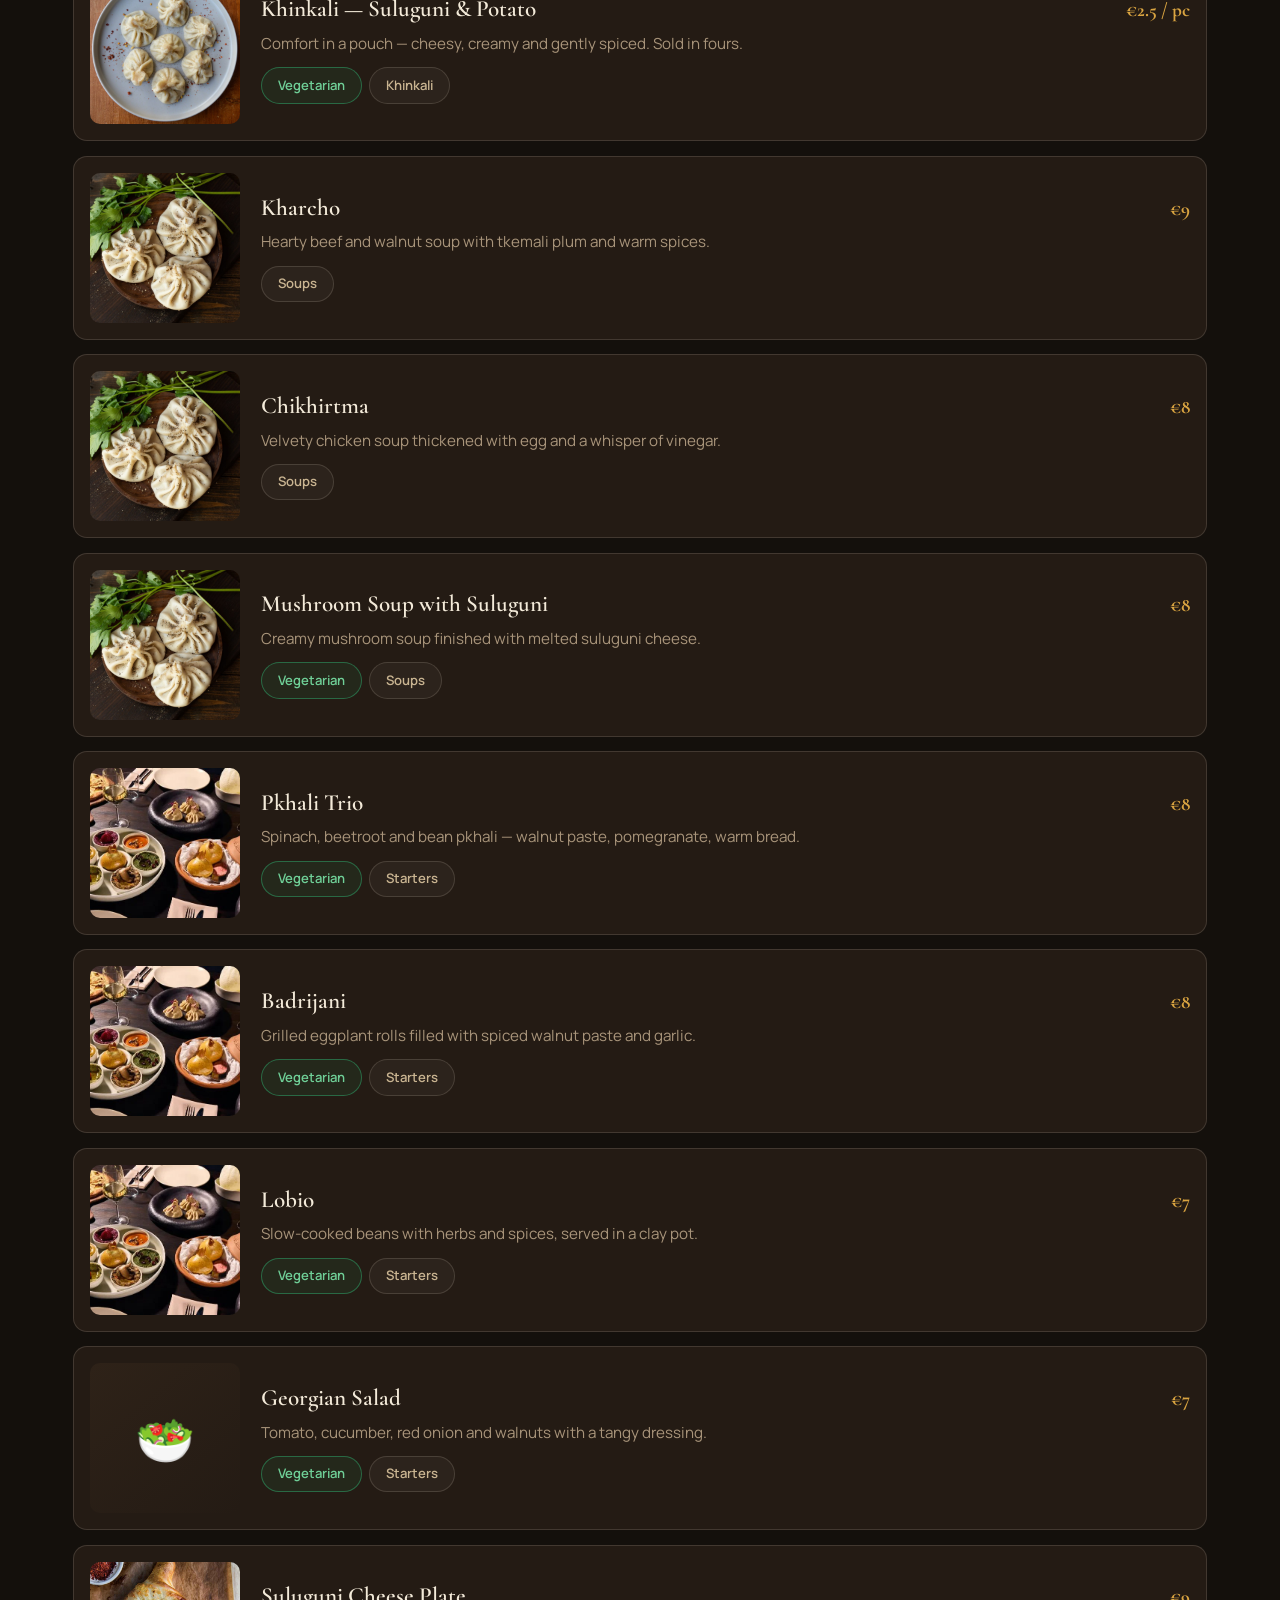
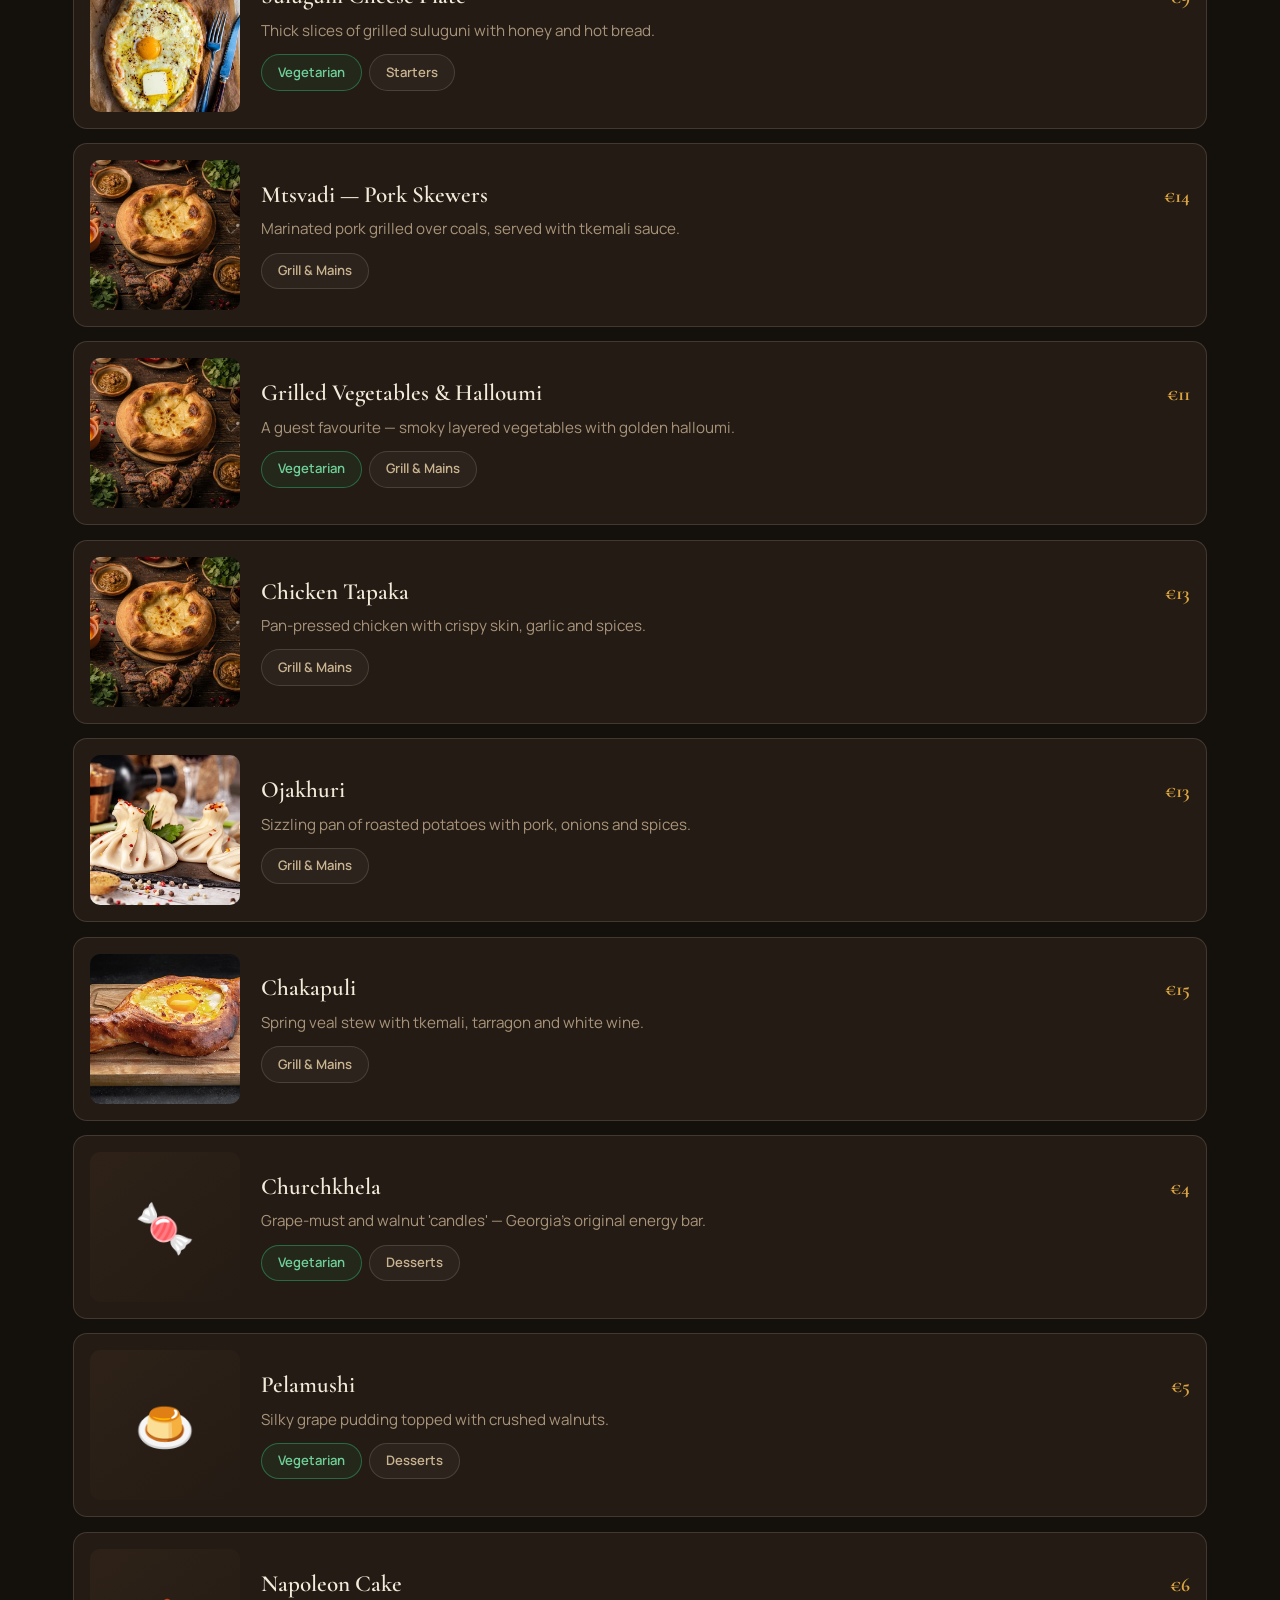
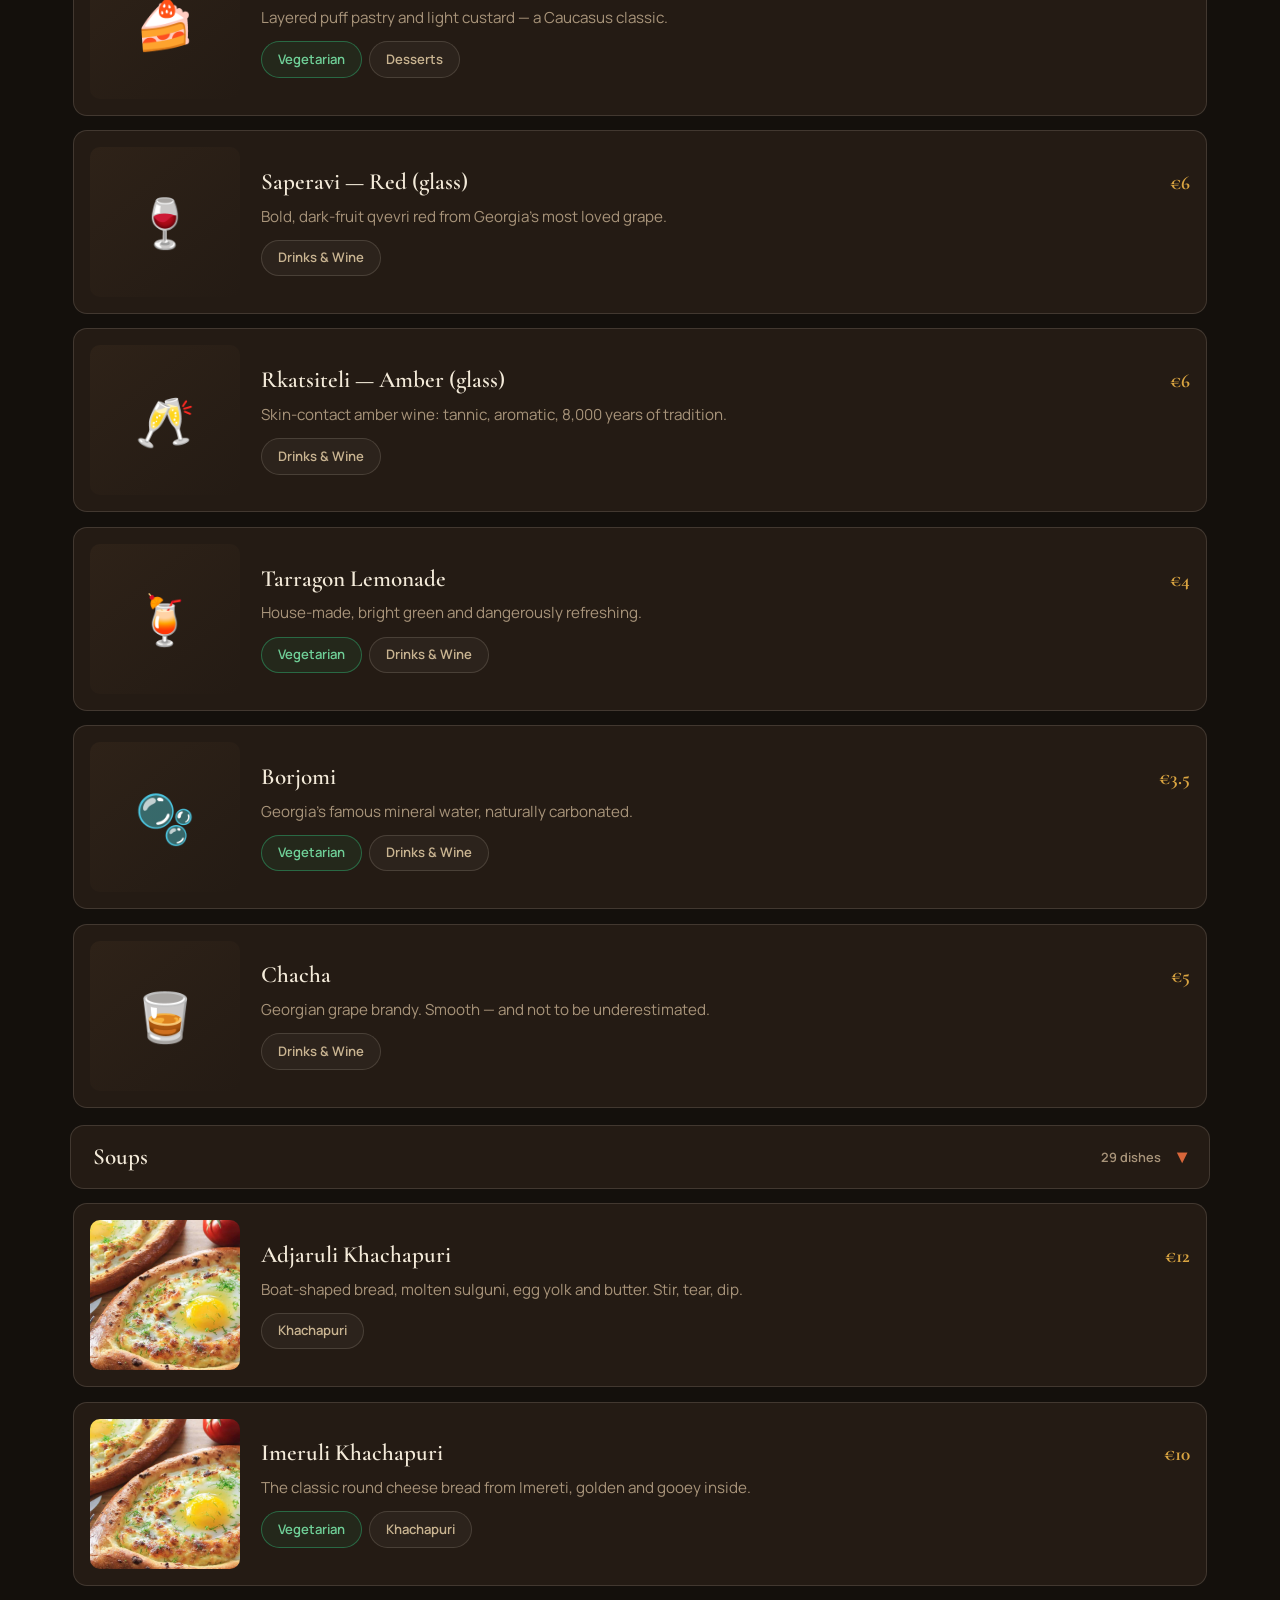
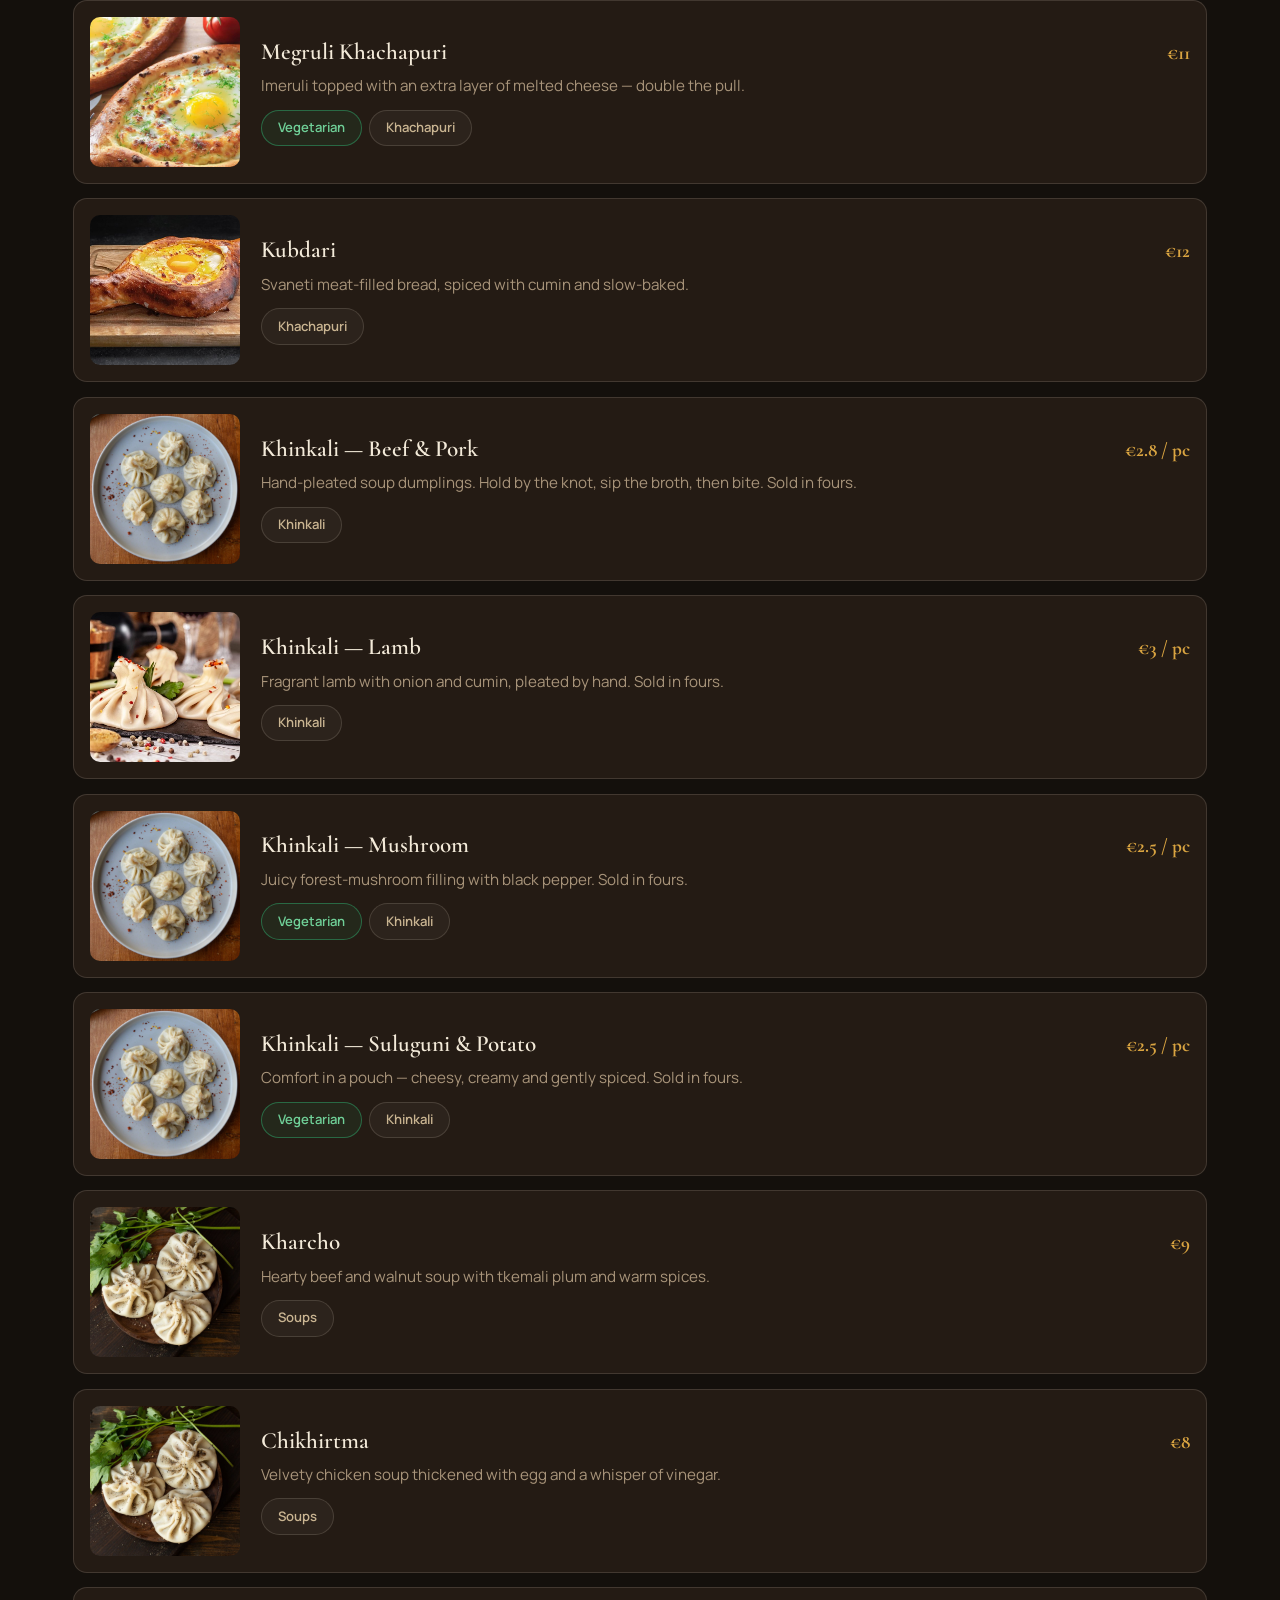
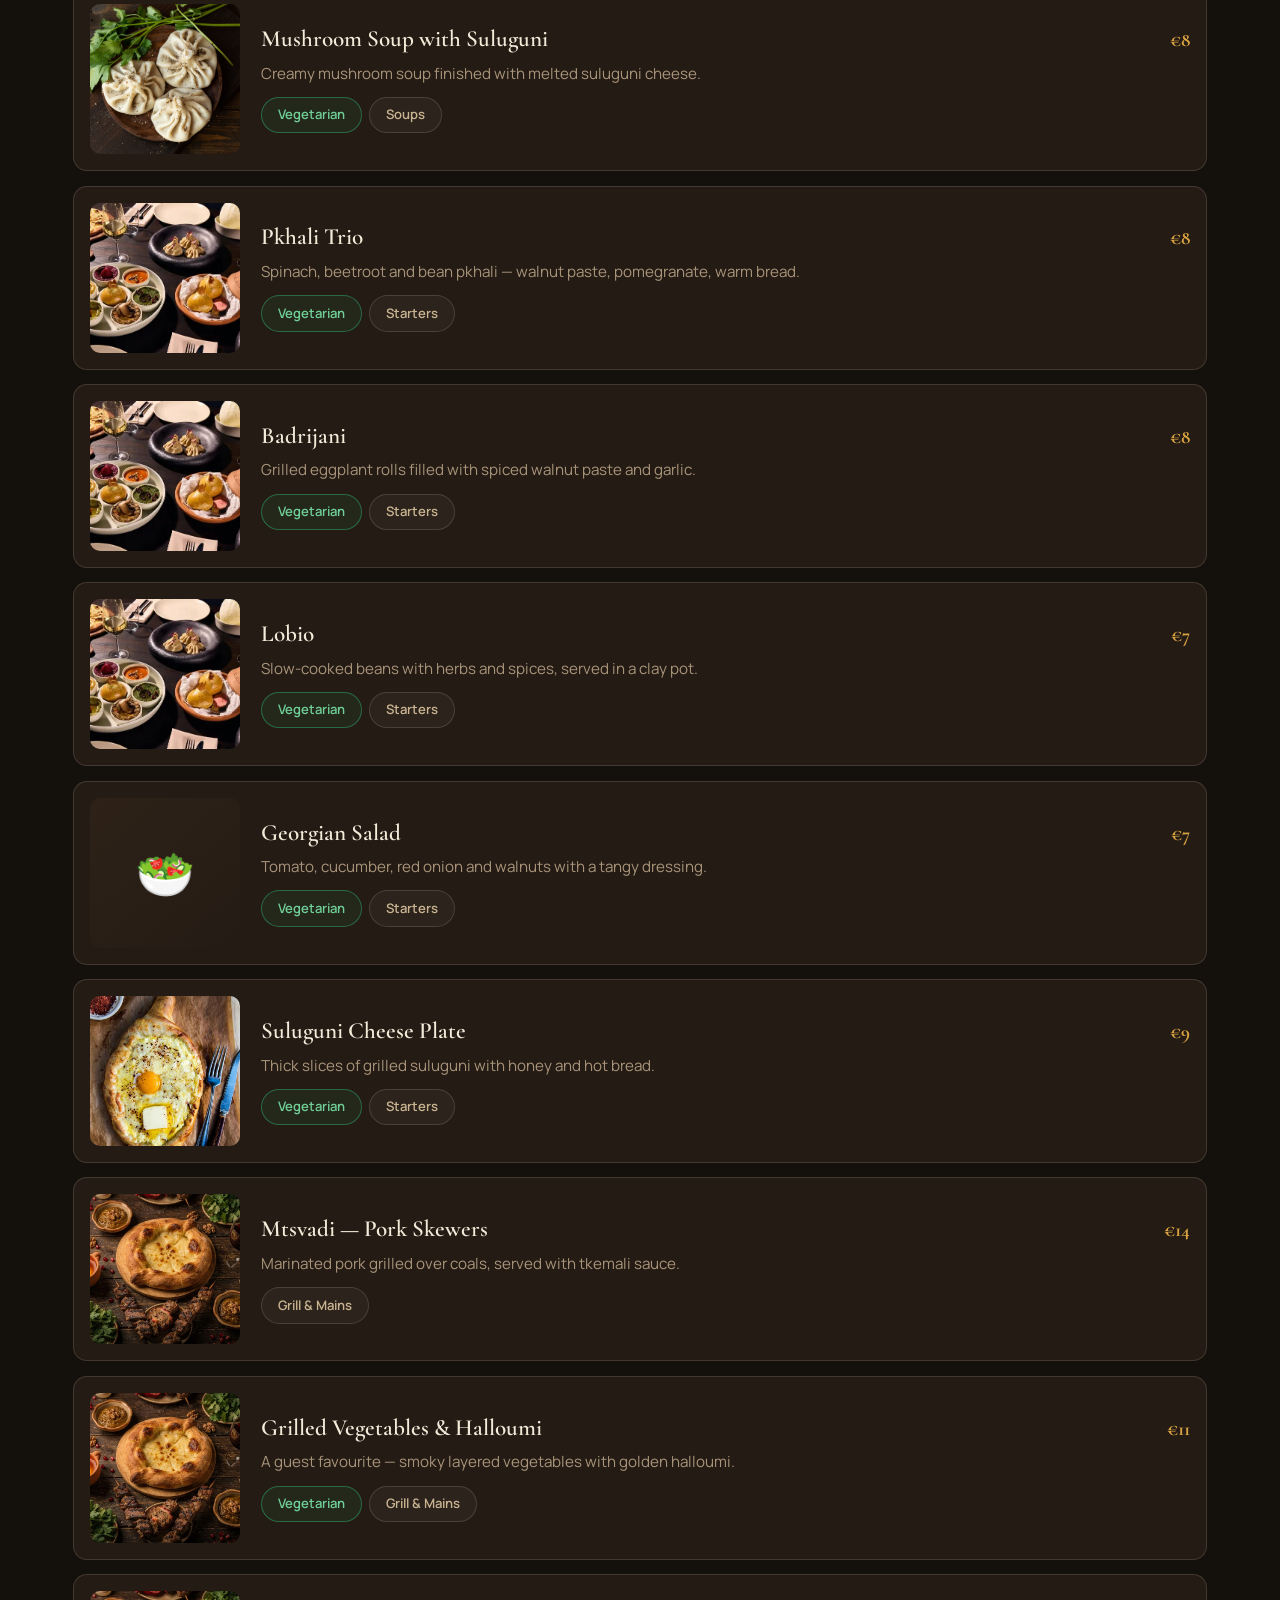
<file: menu.html>
<!DOCTYPE html>
<html lang="en">
<head>
  <meta charset="UTF-8" />
  <meta name="viewport" content="width=device-width, initial-scale=1.0" />
  <title>Menu · KAIA — Authentic Georgian Restaurant, Barcelona</title>
  <meta name="description" content="The full KAIA menu — khachapuri, khinkali, soups, grill, desserts and qvevri wines. Search and filter by category and price." />
  <link rel="icon" href="data:image/svg+xml,<svg xmlns='http://www.w3.org/2000/svg' viewBox='0 0 100 100'><text y='.9em' font-size='90'>&#127863;</text></svg>" />
  <link rel="preconnect" href="https://fonts.googleapis.com" />
  <link rel="preconnect" href="https://fonts.gstatic.com" crossorigin />
  <link href="https://fonts.googleapis.com/css2?family=Cormorant+Garamond:ital,wght@0,500;0,600;0,700;1,500&family=Manrope:wght@400;500;600;700;800&display=swap" rel="stylesheet" />
  <link rel="stylesheet" href="style.css" />
</head>
<body>
  <div class="grain" aria-hidden="true"></div>

  <!-- ============ HEADER ============ -->
  <header class="site-header scrolled">
    <nav class="nav container">
      <a class="brand" href="index.html">KAIA<span class="brand-geo">&#4313;&#4304;&#4312;&#4304;</span></a>
      <button class="nav-toggle" aria-label="Open menu" aria-expanded="false">
        <span></span><span></span><span></span>
      </button>
      <ul class="nav-links">
        <li><a href="index.html#about">About</a></li>
        <li><a href="menu.html" class="active">Menu</a></li>
        <li><a href="index.html#gallery">Gallery</a></li>
        <li><a href="index.html#reviews">Reviews</a></li>
        <li><a href="index.html#visit">Visit</a></li>
      </ul>
      <a class="btn btn-small btn-wa nav-cta" href="https://wa.me/34669393813?text=Hello%20KAIA!%20I%27d%20like%20to%20book%20a%20table." target="_blank" rel="noopener"><svg viewBox="0 0 24 24" fill="currentColor" aria-hidden="true"><path d="M12 2a10 10 0 0 0-8.6 15.1L2 22l5-1.3A10 10 0 1 0 12 2zm5.5 14.1c-.2.7-1.3 1.3-1.9 1.4-.5.1-1.1.1-1.8-.1-.4-.1-1-.3-1.7-.6-2.9-1.3-4.8-4.2-5-4.4-.1-.2-1.2-1.6-1.2-3s.8-2.1 1-2.4c.3-.3.6-.4.8-.4h.6c.2 0 .4 0 .6.5l.9 2.1c.1.2.1.4 0 .6l-.4.6-.5.5c-.2.2-.3.4-.1.7.2.3.8 1.3 1.7 2.1 1.2 1.1 2.2 1.4 2.5 1.5.3.1.5.1.7-.1l1-1.2c.2-.3.4-.2.7-.1l2.1 1c.3.2.5.3.6.4.1.2.1.7-.1 1.1z"/></svg><span>WhatsApp</span></a>
    </nav>
  </header>

  <main>
    <!-- ============ PAGE HERO ============ -->
    <section class="page-hero">
      <div class="page-hero-bg" style="background-image:url('hero.jpg')" role="img" aria-label="Adjaruli khachapuri"></div>
      <div class="page-hero-scrim"></div>
      <div class="container page-hero-inner">
        <p class="eyebrow reveal">KAIA &middot; Eixample, Barcelona</p>
        <h1 class="reveal">The <em>Menu</em></h1>
        <p class="reveal">Search a craving, filter by category or price, and tap a category bar to open it.</p>
      </div>
    </section>

    <!-- ============ MENU TOOLS ============ -->
    <div class="menu-tools">
      <div class="container">
        <div class="search-wrap reveal">
          <svg class="search-icon" viewBox="0 0 24 24" fill="none" stroke="currentColor" stroke-width="2" aria-hidden="true">
            <circle cx="11" cy="11" r="7"></circle><path d="m20 20-3.5-3.5"></path>
          </svg>
          <input type="search" id="menu-search" placeholder="Search dishes&hellip; e.g. khachapuri, cheese, soup" aria-label="Search dishes" />
        </div>
        <div class="filter-row reveal">
          <div class="cat-chips" id="cat-chips" role="group" aria-label="Filter by category"></div>
          <select id="price-filter" class="price-select" aria-label="Filter by price">
            <option value="any">Any price</option>
            <option value="under10">Under &euro;10</option>
            <option value="mid">&euro;10 &ndash; &euro;14</option>
            <option value="over15">&euro;15 &amp; over</option>
          </select>
        </div>
      </div>
    </div>

    <!-- ============ MENU LIST ============ -->
    <section class="section menu-section">
      <div class="container">
        <p class="results-count" id="results-count"></p>
        <div id="menu-list"></div>
        <div class="menu-empty" id="menu-empty" hidden>
          <p>No dishes match your search.</p>
          <button class="btn btn-ghost" id="clear-filters" type="button">Clear filters</button>
        </div>
        <p class="menu-note reveal">Dish names and prices are samples &mdash; confirm the current menu on WhatsApp.</p>
      </div>
    </section>

    <!-- ============ CTA BAND ============ -->
    <section class="section section-alt">
      <div class="container cta-inner reveal">
        <h2>Questions about <em>today&rsquo;s specials?</em></h2>
        <p>Message us on WhatsApp &mdash; we reply fast.</p>
        <a class="btn btn-wa" href="https://wa.me/34669393813?text=Hello%20KAIA!%20What%27s%20on%20today%27s%20menu%3F" target="_blank" rel="noopener"><svg viewBox="0 0 24 24" fill="currentColor" aria-hidden="true"><path d="M12 2a10 10 0 0 0-8.6 15.1L2 22l5-1.3A10 10 0 1 0 12 2zm5.5 14.1c-.2.7-1.3 1.3-1.9 1.4-.5.1-1.1.1-1.8-.1-.4-.1-1-.3-1.7-.6-2.9-1.3-4.8-4.2-5-4.4-.1-.2-1.2-1.6-1.2-3s.8-2.1 1-2.4c.3-.3.6-.4.8-.4h.6c.2 0 .4 0 .6.5l.9 2.1c.1.2.1.4 0 .6l-.4.6-.5.5c-.2.2-.3.4-.1.7.2.3.8 1.3 1.7 2.1 1.2 1.1 2.2 1.4 2.5 1.5.3.1.5.1.7-.1l1-1.2c.2-.3.4-.2.7-.1l2.1 1c.3.2.5.3.6.4.1.2.1.7-.1 1.1z"/></svg><span>Ask about today&rsquo;s menu</span></a>
      </div>
    </section>
  </main>

  <!-- ============ FOOTER ============ -->
  <footer class="site-footer">
    <div class="container footer-grid">
      <div>
        <a class="brand" href="index.html">KAIA<span class="brand-geo">&#4313;&#4304;&#4312;&#4304;</span></a>
        <p class="footer-tag">Authentic Georgian cuisine &middot; Eixample, Barcelona</p>
      </div>
      <ul class="footer-links">
        <li><a href="index.html#about">About</a></li>
        <li><a href="menu.html">Menu</a></li>
        <li><a href="index.html#gallery">Gallery</a></li>
        <li><a href="index.html#reviews">Reviews</a></li>
        <li><a href="index.html#visit">Visit</a></li>
      </ul>
      <div class="footer-contact">
        <a href="tel:+34669393813">+34 669 39 38 13</a>
        <a href="https://instagram.com/kaia.bcn" target="_blank" rel="noopener">Instagram &middot; @kaia.bcn</a>
        <p>Carrer de Mallorca, 246 &middot; 08008 Barcelona</p>
      </div>
    </div>
    <div class="container footer-bottom">
      <p>&copy; <span id="year"></span> KAIA Barcelona. All rights reserved.</p>
    </div>
  </footer>

  <script src="main.js"></script>
  <script src="menu.js"></script>
</body>
</html>
</file>
<file: style.css>
/* ============================================================
   KAIA — Georgian Restaurant, Barcelona
   Palette: ink / cream / terracotta / amber
   ============================================================ */
:root {
  --ink: #14100c;
  --coal: #1d1611;
  --panel: #241b14;
  --cream: #f3ead9;
  --sand: #c9b491;
  --muted: #a8947a;
  --terra: #d8663a;
  --terra-deep: #b04a26;
  --amber: #d9a441;
  --line: rgba(243, 234, 217, 0.14);
  --radius: 14px;
  --font-display: "Cormorant Garamond", Georgia, serif;
  --font-body: "Manrope", "Segoe UI", sans-serif;
  --header-h: 76px;
}

* { margin: 0; padding: 0; box-sizing: border-box; }
html { scroll-behavior: smooth; scroll-padding-top: var(--header-h); }
body {
  background: var(--ink);
  color: var(--cream);
  font-family: var(--font-body);
  font-size: 16.5px;
  line-height: 1.65;
  -webkit-font-smoothing: antialiased;
  overflow-x: hidden;
}
img { display: block; max-width: 100%; }
a { color: inherit; text-decoration: none; }
ul { list-style: none; }

.container { width: min(1140px, 92%); margin-inline: auto; }

/* subtle film grain */
.grain {
  position: fixed; inset: 0; z-index: 200; pointer-events: none; opacity: .05;
  background-image: url("data:image/svg+xml,%3Csvg xmlns='http://www.w3.org/2000/svg' width='140' height='140'%3E%3Cfilter id='n'%3E%3CfeTurbulence type='fractalNoise' baseFrequency='0.9' numOctaves='2'/%3E%3C/filter%3E%3Crect width='100%25' height='100%25' filter='url(%23n)' opacity='0.55'/%3E%3C/svg%3E");
}

/* ---------- typography ---------- */
h1, h2, h3 { font-family: var(--font-display); font-weight: 600; line-height: 1.08; }
h2 { font-size: clamp(2.1rem, 4.4vw, 3.2rem); letter-spacing: .01em; }
h2 em { font-style: italic; color: var(--amber); }
h3 { font-size: 1.5rem; }
.eyebrow {
  font-size: .78rem; font-weight: 700; letter-spacing: .28em; text-transform: uppercase;
  color: var(--terra); margin-bottom: 1rem;
}

/* ---------- buttons ---------- */
.btn {
  display: inline-block; padding: .95rem 1.9rem; border-radius: 999px;
  background: var(--terra); color: #fff; font-weight: 700; font-size: .95rem;
  letter-spacing: .02em; border: 1px solid var(--terra);
  transition: transform .25s ease, background .25s ease, border-color .25s ease, box-shadow .25s ease;
}
.btn:hover { background: var(--terra-deep); border-color: var(--terra-deep); transform: translateY(-2px); box-shadow: 0 12px 28px rgba(216, 102, 58, .28); }
.btn-ghost { background: transparent; border-color: var(--line); color: var(--cream); }
.btn-ghost:hover { background: rgba(243, 234, 217, .08); border-color: var(--sand); box-shadow: none; }
.btn-light { background: var(--cream); border-color: var(--cream); color: var(--ink); }
.btn-light:hover { background: #fff; border-color: #fff; color: var(--ink); }
.btn-small { padding: .55rem 1.15rem; font-size: .85rem; }

/* ---------- header ---------- */
.site-header {
  position: fixed; inset: 0 0 auto 0; z-index: 100; height: var(--header-h);
  display: flex; align-items: center;
  transition: background .35s ease, box-shadow .35s ease, backdrop-filter .35s ease;
}
.site-header.scrolled {
  background: rgba(20, 16, 12, .82);
  backdrop-filter: blur(14px); -webkit-backdrop-filter: blur(14px);
  box-shadow: 0 1px 0 var(--line);
}
.nav { display: flex; align-items: center; gap: 2rem; }
.brand {
  font-family: var(--font-display); font-size: 1.7rem; font-weight: 700; letter-spacing: .12em;
  display: inline-flex; align-items: baseline; gap: .55rem;
}
.brand-geo { font-size: .85rem; color: var(--amber); letter-spacing: .05em; }
.nav-links { display: flex; gap: 1.8rem; margin-left: auto; }
.nav-links a {
  font-size: .92rem; font-weight: 600; color: var(--sand); position: relative; padding: .3rem 0;
  transition: color .25s ease;
}
.nav-links a::after {
  content: ""; position: absolute; left: 0; bottom: 0; height: 2px; width: 0;
  background: var(--terra); transition: width .3s ease;
}
.nav-links a:hover, .nav-links a.active { color: var(--cream); }
.nav-links a:hover::after, .nav-links a.active::after { width: 100%; }
.nav-cta { margin-left: .5rem; }
.nav-toggle { display: none; }

/* ---------- hero ---------- */
.hero { position: relative; min-height: 100svh; display: flex; align-items: center; }
.hero-bg {
  position: absolute; inset: 0;
  background: url("hero.jpg") center 32% / cover no-repeat;
  transform: scale(1.04);
  animation: heroDrift 18s ease-in-out infinite alternate;
}
@keyframes heroDrift { from { transform: scale(1.04) translateY(0); } to { transform: scale(1.1) translateY(-1.5%); } }
.hero-scrim {
  position: absolute; inset: 0;
  background: linear-gradient(180deg, rgba(20,16,12,.62) 0%, rgba(20,16,12,.35) 40%, rgba(20,16,12,.92) 100%),
              radial-gradient(ellipse at 30% 60%, rgba(20,16,12,.15), rgba(20,16,12,.75));
}
.hero-inner { position: relative; z-index: 2; padding: 9rem 0 6rem; max-width: 780px; }
.hero-title {
  font-size: clamp(4.2rem, 14vw, 9.5rem); font-weight: 700; letter-spacing: .16em;
  margin: .2rem 0 1.2rem; text-indent: .16em;
  background: linear-gradient(120deg, var(--cream) 30%, var(--amber) 70%, var(--terra) 100%);
  -webkit-background-clip: text; background-clip: text; color: transparent;
  text-shadow: 0 20px 60px rgba(0,0,0,.35);
}
.hero-sub { font-size: clamp(1.05rem, 2vw, 1.3rem); color: var(--sand); max-width: 34em; }
.hero-cta { display: flex; flex-wrap: wrap; gap: .9rem; margin-top: 2.2rem; }
.rating-pill {
  display: inline-flex; align-items: center; gap: .45rem; margin-top: 2rem;
  padding: .55rem 1.15rem; border-radius: 999px; font-size: .9rem;
  border: 1px solid var(--line); background: rgba(20,16,12,.55); backdrop-filter: blur(8px);
}
.stars { color: var(--amber); letter-spacing: .12em; }
.scroll-hint {
  position: absolute; bottom: 2rem; left: 50%; transform: translateX(-50%); z-index: 2;
  width: 44px; height: 44px; border: 1px solid var(--line); border-radius: 50%;
  display: grid; place-items: center; color: var(--sand); font-size: 1.1rem;
  animation: hintFloat 2.4s ease-in-out infinite; transition: color .25s, border-color .25s;
}
.scroll-hint:hover { color: var(--cream); border-color: var(--sand); }
@keyframes hintFloat { 0%,100% { transform: translate(-50%, 0); } 50% { transform: translate(-50%, 8px); } }

/* ---------- marquee ---------- */
.marquee { overflow: hidden; border-block: 1px solid var(--line); background: var(--coal); padding: .85rem 0; }
.marquee-track { display: flex; width: max-content; animation: marquee 26s linear infinite; }
.marquee-track span {
  font-family: var(--font-display); font-size: 1.25rem; letter-spacing: .22em; text-transform: uppercase;
  color: var(--muted); white-space: nowrap;
}
@keyframes marquee { to { transform: translateX(-50%); } }

/* ---------- sections ---------- */
.section { padding: 6.5rem 0; }
.section-alt { background: var(--coal); }
.section-head { max-width: 640px; margin-bottom: 3.2rem; }
.section-lead { color: var(--muted); margin-top: 1rem; }

/* ---------- about ---------- */
.about-grid { display: grid; grid-template-columns: 1fr 1.1fr; gap: clamp(2.5rem, 6vw, 5rem); align-items: center; }
.about-media { position: relative; }
.about-media img { border-radius: var(--radius); box-shadow: 0 30px 70px rgba(0,0,0,.45); }
.about-media::before {
  content: ""; position: absolute; inset: 1.1rem -1.1rem -1.1rem 1.1rem; z-index: -1;
  border: 1px solid var(--terra); border-radius: var(--radius); opacity: .55;
}
.about-media figcaption {
  position: absolute; left: 1.2rem; bottom: 1.1rem; font-family: var(--font-display); font-style: italic;
  font-size: 1.05rem; color: var(--cream); text-shadow: 0 2px 12px rgba(0,0,0,.8);
}
.about-text p + p { margin-top: 1rem; }
.about-text p { color: var(--sand); }
.about-text strong { color: var(--cream); }
.stats { display: grid; grid-template-columns: repeat(2, 1fr); gap: 1.4rem 2rem; margin-top: 2.4rem; padding-top: 2rem; border-top: 1px solid var(--line); }
.stat-num { display: block; font-family: var(--font-display); font-size: 2.2rem; font-weight: 700; color: var(--amber); line-height: 1; }
.stat-label { font-size: .82rem; color: var(--muted); letter-spacing: .04em; }

/* ---------- menu ---------- */
.menu-grid { display: grid; grid-template-columns: repeat(3, 1fr); gap: 1.6rem; }
.dish-card {
  background: var(--panel); border: 1px solid var(--line); border-radius: var(--radius);
  overflow: hidden; display: flex; flex-direction: column;
  transition: transform .35s ease, border-color .35s ease, box-shadow .35s ease;
}
.dish-card:hover { transform: translateY(-6px); border-color: rgba(216,102,58,.5); box-shadow: 0 24px 50px rgba(0,0,0,.4); }
.dish-media { aspect-ratio: 4 / 3; overflow: hidden; }
.dish-media img { width: 100%; height: 100%; object-fit: cover; transition: transform .6s ease; }
.dish-card:hover .dish-media img { transform: scale(1.06); }
.dish-body { padding: 1.4rem 1.5rem 1.6rem; display: flex; flex-direction: column; gap: .55rem; flex: 1; }
.dish-top { display: flex; align-items: baseline; justify-content: space-between; gap: 1rem; }
.dish-top h3 { font-size: 1.45rem; }
.price { font-family: var(--font-display); font-size: 1.15rem; font-weight: 700; color: var(--amber); white-space: nowrap; }
.dish-body p { color: var(--muted); font-size: .95rem; }
.dish-card-accent {
  background: linear-gradient(140deg, var(--terra-deep), #8f3a1d);
  border-color: transparent; justify-content: center;
}
.dish-card-accent .eyebrow { color: #ffd9a0; }
.dish-card-accent h3 { font-size: 1.9rem; color: #fff; }
.dish-card-accent p { color: rgba(255,255,255,.85); }
.dish-card-accent .btn { align-self: flex-start; margin-top: .6rem; }
.menu-note { margin-top: 2rem; font-size: .85rem; color: var(--muted); font-style: italic; }

/* ---------- gallery ---------- */
.gallery-grid { display: grid; grid-template-columns: repeat(3, 1fr); gap: 1.1rem; }
.g-item { border-radius: var(--radius); overflow: hidden; border: 1px solid var(--line); }
.g-wide { grid-column: span 2; }
.g-item img { width: 100%; height: 100%; object-fit: cover; aspect-ratio: 4 / 3; transition: transform .6s ease, filter .6s ease; filter: saturate(.92); }
.g-wide img { aspect-ratio: 8 / 3; }
.g-item:hover img { transform: scale(1.05); filter: saturate(1.1); }

/* ---------- reviews ---------- */
.review-grid { display: grid; grid-template-columns: repeat(2, 1fr); gap: 1.4rem; }
.review-card {
  background: var(--panel); border: 1px solid var(--line); border-radius: var(--radius);
  padding: 1.8rem 2rem; position: relative;
}
.review-card::before {
  content: "\201C"; position: absolute; top: .4rem; right: 1.2rem; font-family: var(--font-display);
  font-size: 5rem; line-height: 1; color: rgba(217, 164, 65, .18);
}
.review-card p { font-family: var(--font-display); font-size: 1.35rem; font-style: italic; margin: .7rem 0 1rem; color: var(--cream); }
.review-card footer { font-size: .85rem; color: var(--muted); }
.reviews-cta { margin-top: 2.4rem; text-align: center; }

/* ---------- visit ---------- */
.visit-grid { display: grid; grid-template-columns: 1fr 1.1fr; gap: clamp(2.5rem, 6vw, 4.5rem); align-items: stretch; }
.info-list { margin-top: 1.8rem; display: grid; gap: 1.3rem; }
.info-list li { display: grid; grid-template-columns: 96px 1fr; gap: 1rem; align-items: start; }
.info-label { font-size: .75rem; font-weight: 700; letter-spacing: .18em; text-transform: uppercase; color: var(--terra); padding-top: .25rem; }
.info-list a { border-bottom: 1px solid var(--line); transition: border-color .25s, color .25s; }
.info-list a:hover { color: var(--amber); border-color: var(--amber); }
.chips { display: flex; flex-wrap: wrap; gap: .55rem; margin-top: 1.8rem; }
.chip {
  padding: .4rem 1rem; border-radius: 999px; font-size: .82rem; font-weight: 600;
  border: 1px solid var(--line); color: var(--sand); background: rgba(243,234,217,.04);
}
.visit-cta { display: flex; flex-wrap: wrap; gap: .8rem; margin-top: 2.2rem; }
.visit-map { border-radius: var(--radius); overflow: hidden; border: 1px solid var(--line); min-height: 420px; }
.visit-map iframe { width: 100%; height: 100%; min-height: 420px; border: 0; display: block; filter: grayscale(.35) contrast(1.02); }

/* ---------- footer ---------- */
.site-footer { border-top: 1px solid var(--line); background: var(--coal); padding: 3.5rem 0 0; }
.footer-grid { display: grid; grid-template-columns: 1.3fr 1fr 1fr; gap: 2.5rem; padding-bottom: 2.5rem; }
.footer-tag { color: var(--muted); font-size: .92rem; margin-top: .6rem; }
.footer-links { display: grid; gap: .55rem; align-content: start; }
.footer-links a, .footer-contact a { color: var(--sand); font-size: .95rem; transition: color .25s; }
.footer-links a:hover, .footer-contact a:hover { color: var(--amber); }
.footer-contact { display: grid; gap: .55rem; align-content: start; }
.footer-contact p { color: var(--muted); font-size: .9rem; }
.footer-bottom { border-top: 1px solid var(--line); padding-block: 1.3rem; }
.footer-bottom p { color: var(--muted); font-size: .82rem; }

/* ---------- reveal animations ---------- */
.reveal { opacity: 0; transform: translateY(26px); transition: opacity .7s ease, transform .7s ease; }
.reveal.visible { opacity: 1; transform: none; }
.menu-grid .reveal:nth-child(2), .review-grid .reveal:nth-child(2) { transition-delay: .08s; }
.menu-grid .reveal:nth-child(3), .review-grid .reveal:nth-child(3) { transition-delay: .16s; }
.menu-grid .reveal:nth-child(4), .review-grid .reveal:nth-child(4) { transition-delay: .24s; }
.menu-grid .reveal:nth-child(5) { transition-delay: .32s; }
.menu-grid .reveal:nth-child(6) { transition-delay: .4s; }
@media (prefers-reduced-motion: reduce) {
  .reveal { opacity: 1; transform: none; transition: none; }
  .hero-bg, .marquee-track, .scroll-hint { animation: none; }
}

/* ---------- responsive ---------- */
@media (max-width: 900px) {
  .menu-grid, .gallery-grid { grid-template-columns: repeat(2, 1fr); }
  .about-grid, .visit-grid { grid-template-columns: 1fr; }
  .about-media { max-width: 520px; }
  .visit-map { min-height: 340px; }
}
@media (max-width: 720px) {
  body { font-size: 15.5px; }
  .nav-toggle {
    display: flex; flex-direction: column; justify-content: center; gap: 5px;
    margin-left: auto; background: none; border: 1px solid var(--line); border-radius: 10px;
    width: 42px; height: 42px; cursor: pointer; align-items: center;
  }
  .nav-toggle span { width: 18px; height: 2px; background: var(--cream); border-radius: 2px; transition: transform .3s ease, opacity .3s ease; }
  .nav-toggle.open span:nth-child(1) { transform: translateY(7px) rotate(45deg); }
  .nav-toggle.open span:nth-child(2) { opacity: 0; }
  .nav-toggle.open span:nth-child(3) { transform: translateY(-7px) rotate(-45deg); }
  .nav-links {
    position: fixed; inset: var(--header-h) 0 auto 0; flex-direction: column; gap: 0;
    background: rgba(20,16,12,.97); backdrop-filter: blur(16px); border-bottom: 1px solid var(--line);
    max-height: 0; overflow: hidden; transition: max-height .4s ease; margin-left: 0;
  }
  .nav-links.open { max-height: 320px; }
  .nav-links li { padding: .9rem 4%; border-top: 1px solid var(--line); }
  .nav-cta { display: none; }
  .menu-grid, .review-grid { grid-template-columns: 1fr; }
  .gallery-grid { grid-template-columns: 1fr; }
  .g-wide { grid-column: span 1; }
  .g-wide img { aspect-ratio: 4 / 3; }
  .stats { grid-template-columns: repeat(2, 1fr); }
  .hero-cta .btn { width: 100%; text-align: center; }
  .section { padding: 4.5rem 0; }
}

/* ---------- WhatsApp buttons ---------- */
.btn svg { width: 18px; height: 18px; flex: none; }
.btn { display: inline-flex; align-items: center; justify-content: center; gap: .5rem; }
.btn-wa { background: #1faf5a; border-color: #1faf5a; }
.btn-wa:hover { background: #178f49; border-color: #178f49; box-shadow: 0 12px 28px rgba(31, 175, 90, .28); }

/* ---------- menu teaser (home page) ---------- */
.teaser-grid { display: grid; grid-template-columns: 1.1fr 1fr; gap: clamp(2.5rem, 6vw, 5rem); align-items: center; }
.teaser-media { position: relative; }
.teaser-media img { border-radius: var(--radius); box-shadow: 0 30px 70px rgba(0,0,0,.45); }
.teaser-media::before {
  content: ""; position: absolute; inset: -1.1rem 1.1rem 1.1rem -1.1rem; z-index: -1;
  border: 1px solid var(--amber); border-radius: var(--radius); opacity: .5;
}

/* ---------- menu page hero ---------- */
.page-hero { position: relative; padding: calc(var(--header-h) + 5.5rem) 0 4.5rem; overflow: hidden; }
.page-hero-bg {
  position: absolute; inset: 0; background-position: center 30%; background-size: cover;
  transform: scale(1.05);
}
.page-hero-scrim {
  position: absolute; inset: 0;
  background: linear-gradient(180deg, rgba(20,16,12,.72), rgba(20,16,12,.88));
}
.page-hero-inner { position: relative; z-index: 2; }
.page-hero h1 { font-size: clamp(3rem, 8vw, 5.5rem); letter-spacing: .04em; }
.page-hero p.reveal { color: var(--sand); margin-top: .8rem; max-width: 36em; }

/* ---------- menu tools (sticky) ---------- */
.menu-tools {
  position: sticky; top: var(--header-h); z-index: 90;
  background: rgba(20, 16, 12, .9); backdrop-filter: blur(14px); -webkit-backdrop-filter: blur(14px);
  border-block: 1px solid var(--line); padding: 1.1rem 0;
}
.search-wrap { position: relative; margin-bottom: .9rem; }
.search-icon {
  position: absolute; left: 1.1rem; top: 50%; transform: translateY(-50%);
  width: 19px; height: 19px; color: var(--muted); pointer-events: none;
}
#menu-search {
  width: 100%; padding: .95rem 1.2rem .95rem 3rem; border-radius: 999px;
  background: var(--panel); border: 1px solid var(--line); color: var(--cream);
  font-family: var(--font-body); font-size: 1rem; outline: none;
  transition: border-color .25s ease, box-shadow .25s ease;
}
#menu-search::placeholder { color: var(--muted); }
#menu-search:focus { border-color: var(--terra); box-shadow: 0 0 0 3px rgba(216, 102, 58, .18); }

.filter-row { display: flex; flex-wrap: wrap; gap: .8rem; align-items: center; justify-content: space-between; }
.cat-chips { display: flex; flex-wrap: wrap; gap: .5rem; }
.cat-chip {
  padding: .45rem 1.05rem; border-radius: 999px; font-family: var(--font-body);
  font-size: .85rem; font-weight: 600; cursor: pointer;
  background: transparent; border: 1px solid var(--line); color: var(--sand);
  transition: background .25s ease, color .25s ease, border-color .25s ease;
}
.cat-chip:hover { border-color: var(--sand); color: var(--cream); }
.cat-chip.active { background: var(--terra); border-color: var(--terra); color: #fff; }
.price-select {
  padding: .5rem 2.2rem .5rem 1.1rem; border-radius: 999px; cursor: pointer;
  background: var(--panel) url("data:image/svg+xml,%3Csvg xmlns='http://www.w3.org/2000/svg' viewBox='0 0 24 24' fill='none' stroke='%23a8947a' stroke-width='2'%3E%3Cpath d='m6 9 6 6 6-6'/%3E%3C/svg%3E") no-repeat right .9rem center / 14px;
  border: 1px solid var(--line); color: var(--sand);
  font-family: var(--font-body); font-size: .88rem; font-weight: 600;
  appearance: none; -webkit-appearance: none; outline: none;
  transition: border-color .25s ease;
}
.price-select:focus { border-color: var(--terra); }
.price-select option { background: var(--coal); color: var(--cream); }

/* ---------- menu list: dropdown category bars ---------- */
.menu-section { padding-top: 3rem; }
.results-count { font-size: .85rem; color: var(--muted); margin-bottom: 1.4rem; letter-spacing: .04em; }
.menu-cat { margin-bottom: 1.1rem; }
.cat-bar {
  width: 100%; display: flex; align-items: center; gap: 1rem; cursor: pointer;
  padding: 1.05rem 1.4rem; border-radius: var(--radius); text-align: left;
  background: var(--panel); border: 1px solid var(--line); color: var(--cream);
  font-family: var(--font-display); font-size: 1.45rem; font-weight: 600;
  transition: border-color .25s ease, background .25s ease;
}
.cat-bar:hover { border-color: rgba(216,102,58,.55); }
.cat-name { flex: none; }
.cat-count { margin-left: auto; font-family: var(--font-body); font-size: .8rem; font-weight: 600; color: var(--muted); }
.cat-chev { color: var(--terra); font-size: 1.2rem; transition: transform .3s ease; }
.menu-cat.collapsed .cat-chev { transform: rotate(-90deg); }
.cat-panel { display: grid; gap: .9rem; padding: .9rem .2rem 0; }
.menu-cat.collapsed .cat-panel { display: none; }

/* ---------- dish rows (wide list cards) ---------- */
.menu-item {
  display: grid; grid-template-columns: 150px 1fr; gap: 1.3rem; align-items: center;
  background: var(--panel); border: 1px solid var(--line); border-radius: var(--radius);
  padding: 1rem; transition: border-color .3s ease, box-shadow .3s ease, transform .3s ease;
}
.menu-item:hover { border-color: rgba(216,102,58,.5); box-shadow: 0 18px 40px rgba(0,0,0,.35); transform: translateY(-2px); }
.mi-media { width: 150px; height: 150px; border-radius: 10px; overflow: hidden; flex: none; }
.mi-media img { width: 100%; height: 100%; object-fit: cover; }
.mi-ph {
  display: grid; place-items: center; font-size: 3rem;
  background: linear-gradient(140deg, #2e2218, #241b14);
}
.mi-body { min-width: 0; }
.mi-top { display: flex; align-items: baseline; justify-content: space-between; gap: 1rem; }
.mi-top h3 { font-size: 1.45rem; }
.mi-price { font-family: var(--font-display); font-size: 1.2rem; font-weight: 700; color: var(--amber); white-space: nowrap; }
.mi-body p { color: var(--muted); font-size: .95rem; margin-top: .25rem; }
.mi-meta { display: flex; flex-wrap: wrap; gap: .45rem; margin-top: .7rem; }
.chip-veg { border-color: rgba(46, 160, 103, .55); color: #6fcf97; background: rgba(46, 160, 103, .1); }

.menu-empty { text-align: center; padding: 3rem 0; color: var(--muted); }
.menu-empty p { font-family: var(--font-display); font-size: 1.5rem; font-style: italic; margin-bottom: 1.2rem; }

/* ---------- CTA band ---------- */
.cta-inner {
  text-align: center; background: var(--panel); border: 1px solid var(--line);
  border-radius: var(--radius); padding: 3.5rem 2rem;
}
.cta-inner p { color: var(--muted); margin: .8rem 0 1.6rem; }

/* ---------- responsive additions ---------- */
@media (max-width: 900px) {
  .teaser-grid { grid-template-columns: 1fr; }
  .teaser-media { max-width: 520px; }
}
@media (max-width: 720px) {
  .menu-item { grid-template-columns: 92px 1fr; gap: .9rem; padding: .8rem; }
  .mi-media { width: 92px; height: 92px; }
  .mi-top h3 { font-size: 1.2rem; }
  .cat-bar { font-size: 1.2rem; padding: .9rem 1.1rem; }
  .filter-row { flex-direction: column; align-items: stretch; }
  .price-select { width: 100%; }
}

/* ---------- rating pill: break cleanly between segments ---------- */
.rating-pill { display: flex; flex-wrap: wrap; justify-content: center; align-items: center; gap: .15rem .55rem; max-width: 100%; }
.rp-seg { white-space: nowrap; }
.rp-sep { color: var(--muted); }

/* ---------- mobile fit pass ---------- */
html, body { overflow-x: clip; }
.hero { overflow: hidden; }

@media (max-width: 720px) {
  :root { --header-h: 66px; }
  .hero-inner { padding: 7rem 0 5rem; }
  .hero-title { font-size: clamp(3.1rem, 15vw, 4.4rem); letter-spacing: .14em; text-indent: .14em; }
  .hero-sub { font-size: 1.02rem; line-height: 1.55; }
  .hero-cta { margin-top: 1.8rem; gap: .7rem; }
  .hero-cta .btn { padding: .85rem 1.4rem; font-size: .92rem; }
  .rating-pill { margin-top: 1.5rem; font-size: .84rem; padding: .5rem 1rem; }
  .eyebrow { letter-spacing: .2em; }
  .scroll-hint { bottom: 1.1rem; width: 38px; height: 38px; }
  .brand { font-size: 1.5rem; }
  .page-hero { padding: calc(var(--header-h) + 4rem) 0 3.5rem; }
}

/* short screens: drop the scroll hint and tighten hero so everything fits */
@media (max-width: 720px) and (max-height: 740px) {
  .scroll-hint { display: none; }
  .hero-inner { padding: 6rem 0 3.5rem; }
  .hero-cta { margin-top: 1.4rem; }
  .rating-pill { margin-top: 1.2rem; }
  .hero-sub { font-size: .98rem; }
}
@media (max-width: 720px) and (max-height: 640px) {
  .hero { min-height: auto; }
  .hero-title { font-size: clamp(2.7rem, 13vw, 3.6rem); }
}
</file>
